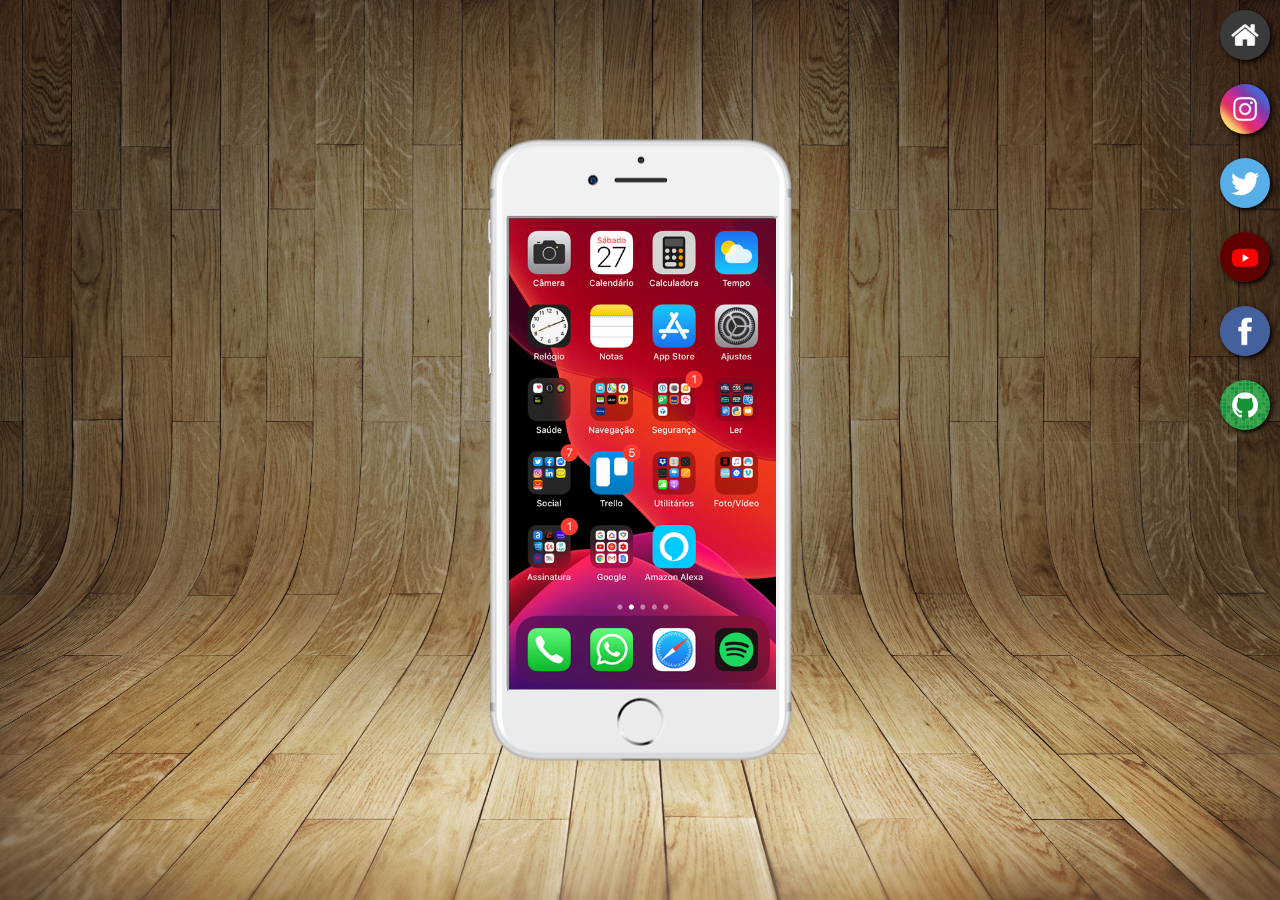
<file: index.html>
<!DOCTYPE html>
<html lang="pt-br">
<head>
    <meta charset="UTF-8">
    <meta name="viewport" content="width=device-width, initial-scale=1.0">
    <link rel="stylesheet" href="Estilos/style.css">
    <title>Projeto Social</title>
    <link rel="shortcut icon" href="favicon.ico" type="image/x-icon">
</head>
<body>
    <main>
        <section id="telefone">
          <iframe src="home.html" name="tela" id="tela"></iframe>
        </section>
        
        <section id="redes-sociais">
        <a href="home.html" target="tela"><img src="imagens/logo-home.jpg" alt=""></a> <br>

        <a href="instagram.html" target="tela"><img src="imagens/logo-instagram.jpg" alt="instagram"></a> <br>

        <a href="Twitter.html" target="tela"><img src="imagens/logo-twitter.jpg" alt="twitter"></a> <br>
        
        <a href="youtube.html" target="tela"><img src="imagens/logo-youtube.jpg" alt="youtube"></a> <br>
       
        <a href="facebook.html" target="tela"><img src="imagens/logo-facebook.jpg" alt="facebook"></a> <br>

        <a href="github.html" target="tela"><img src="imagens/logo-github.jpg" alt="github"></a> <br>
        </section>
         
    </main>
</body>
</html>
</file>
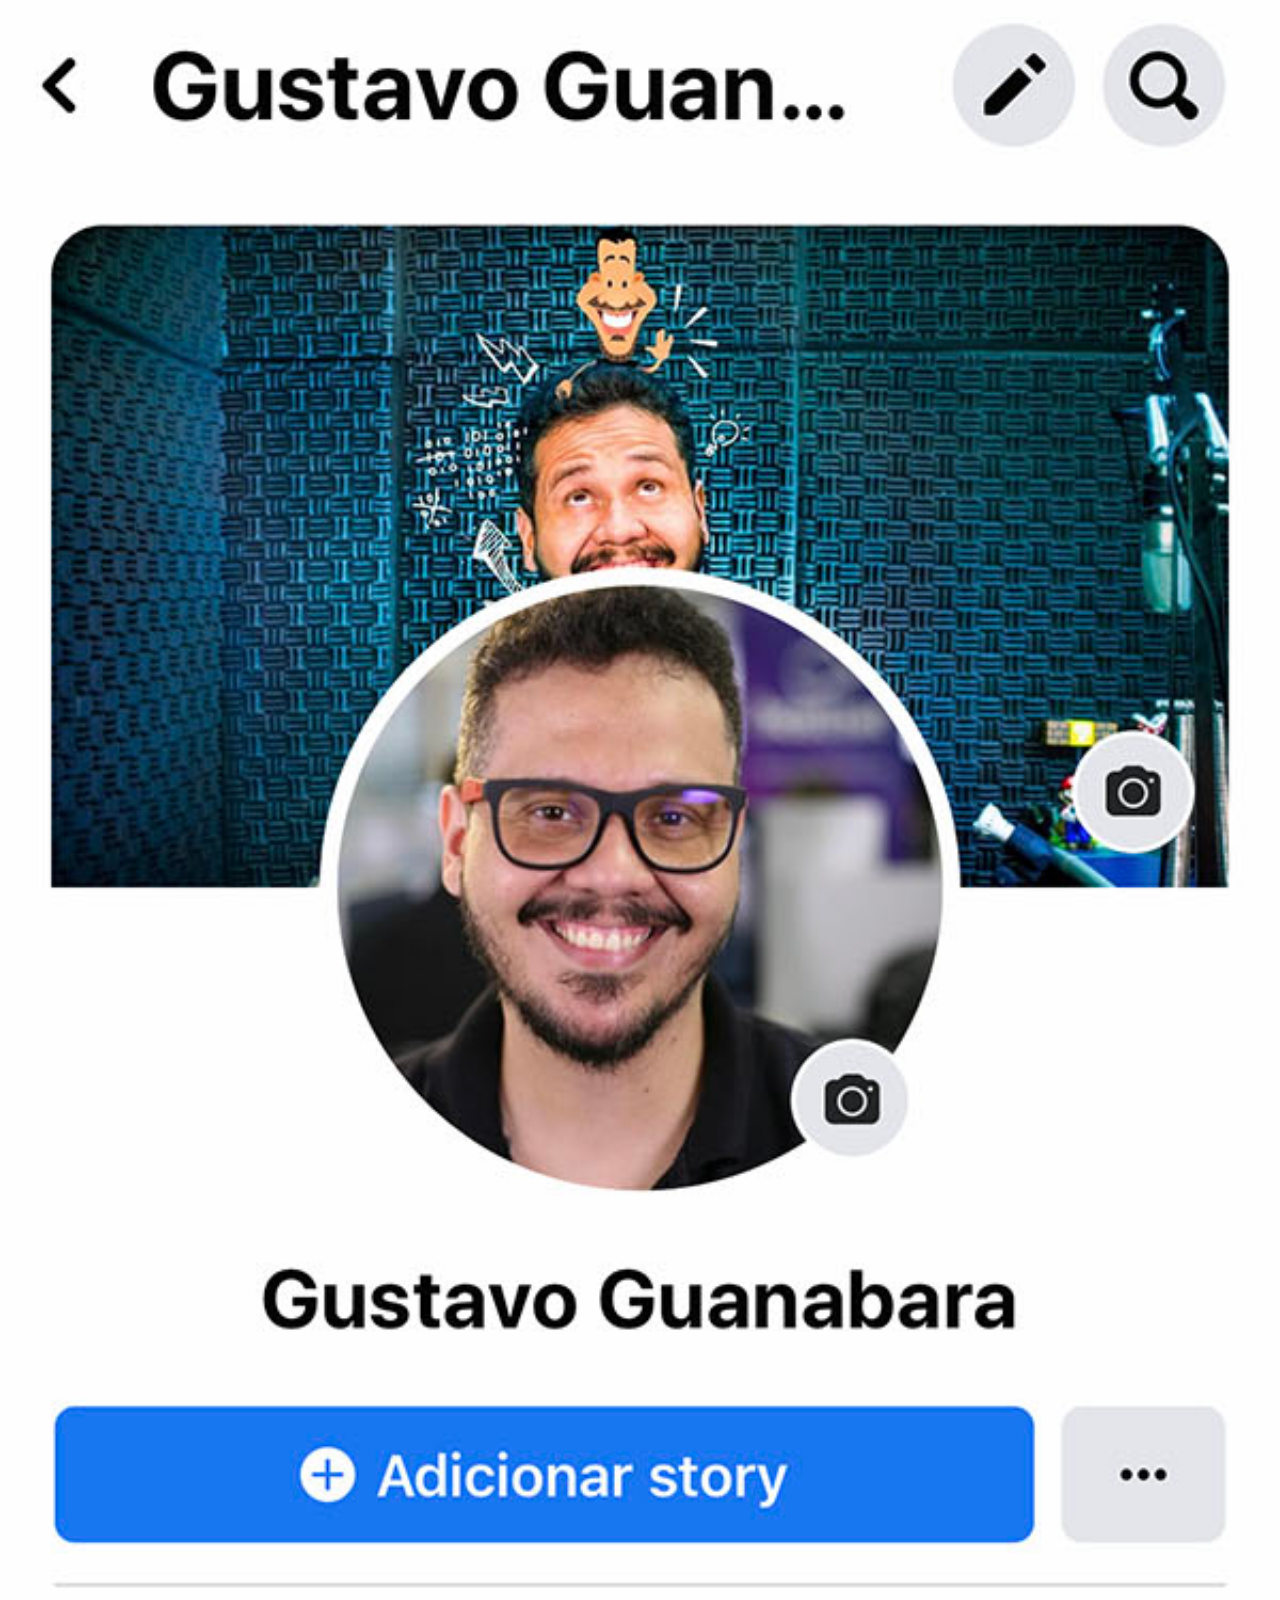
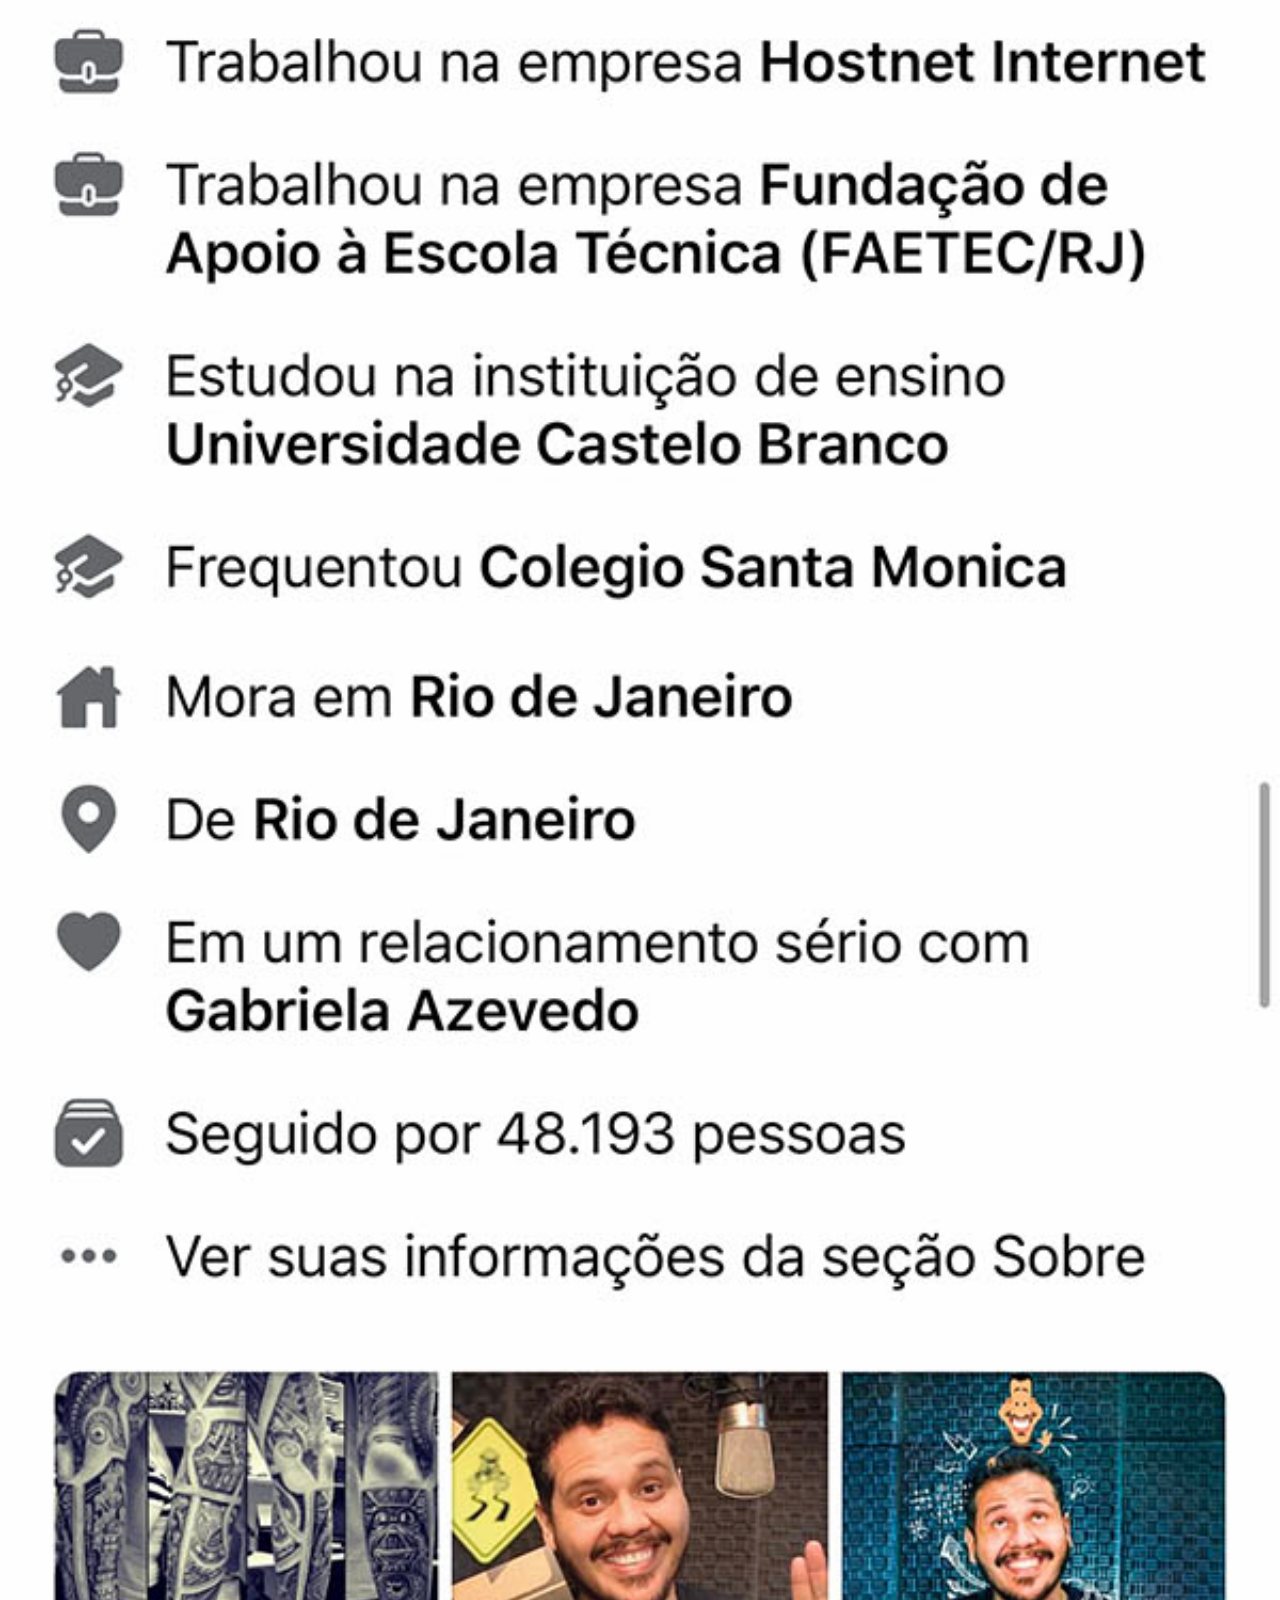
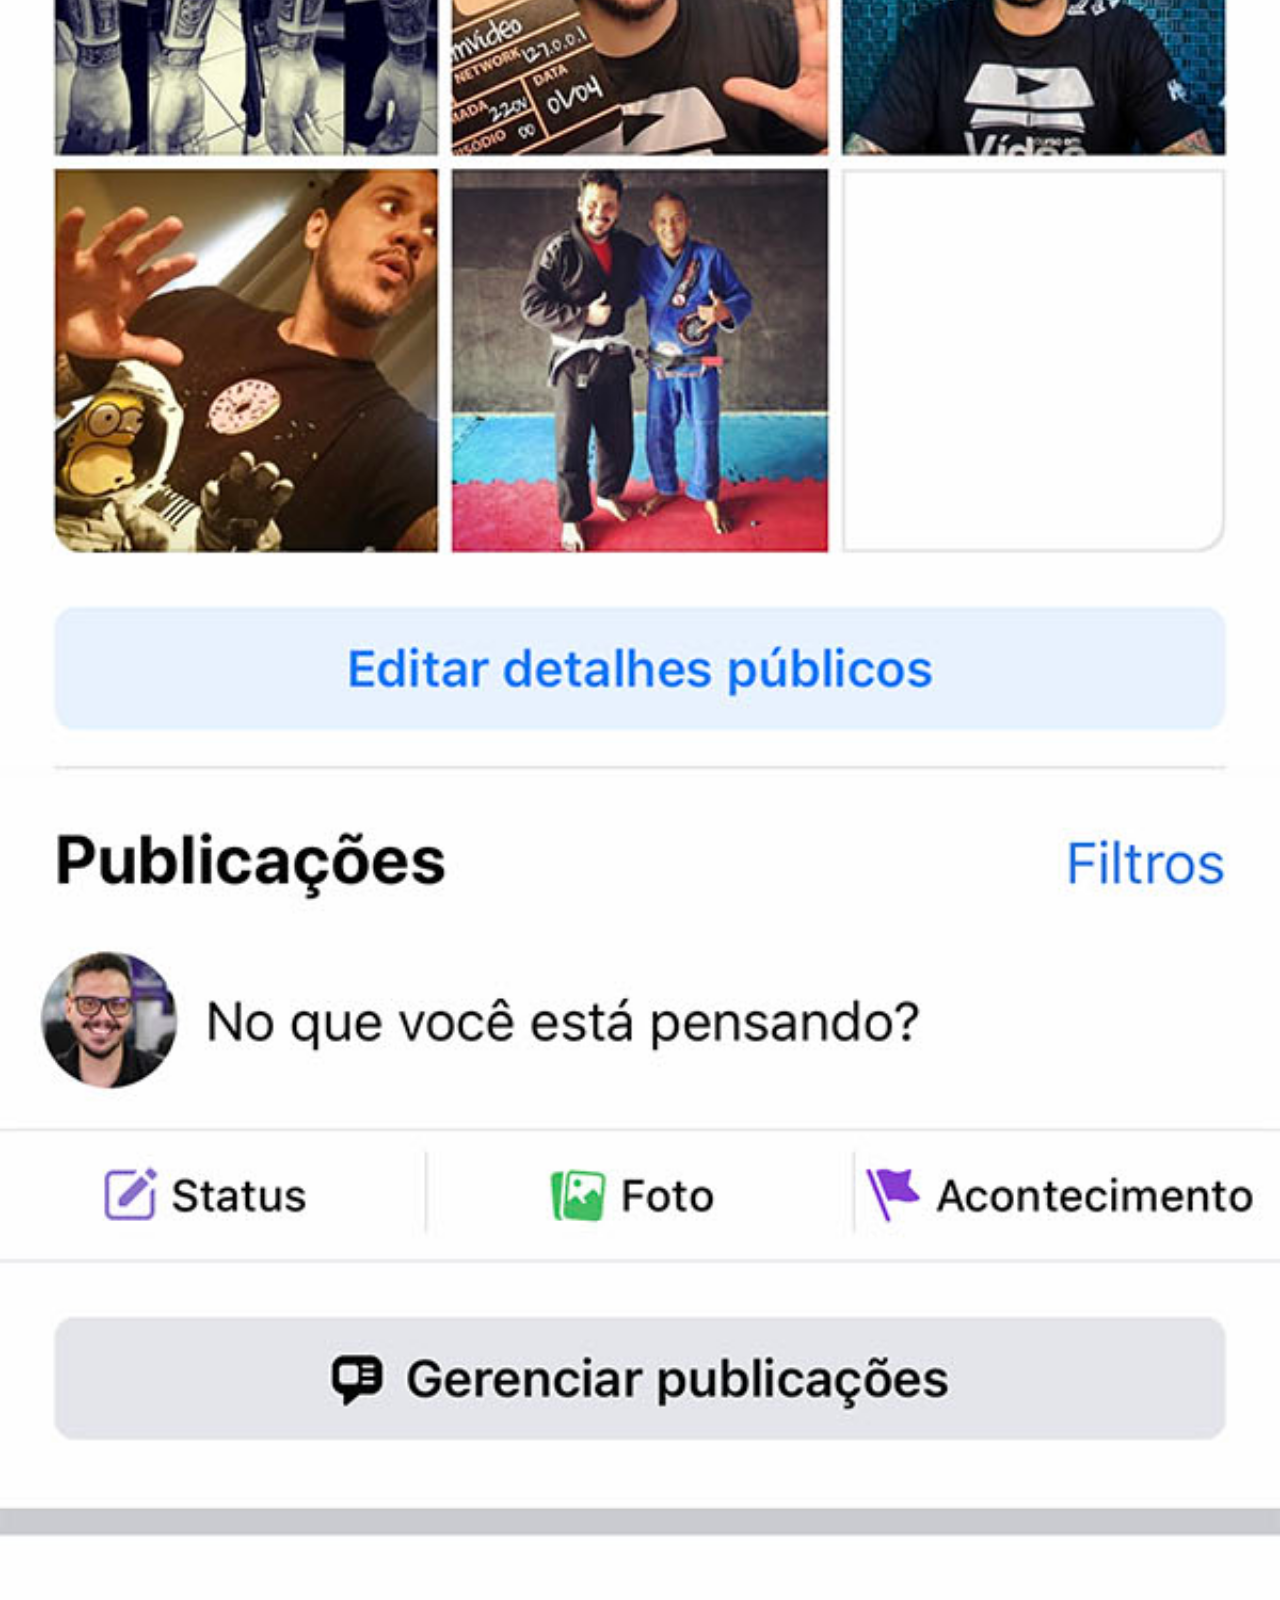
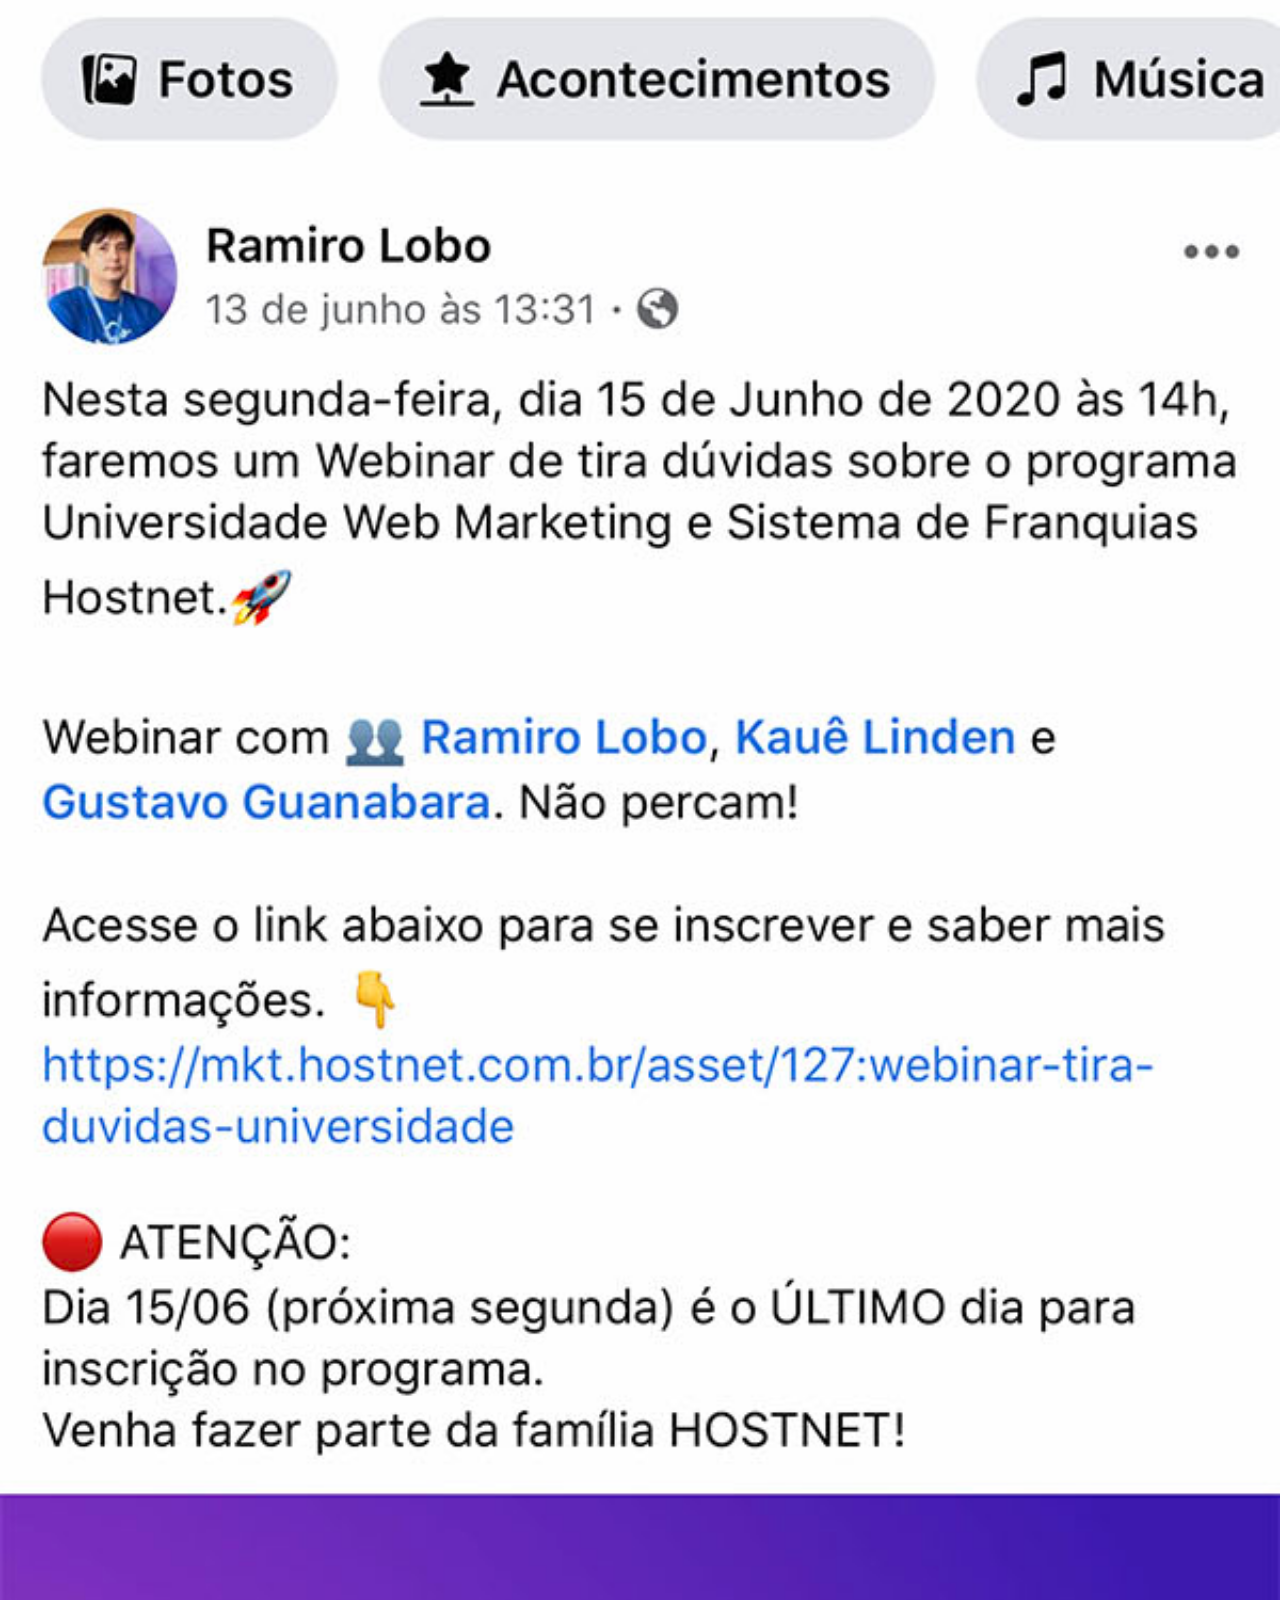
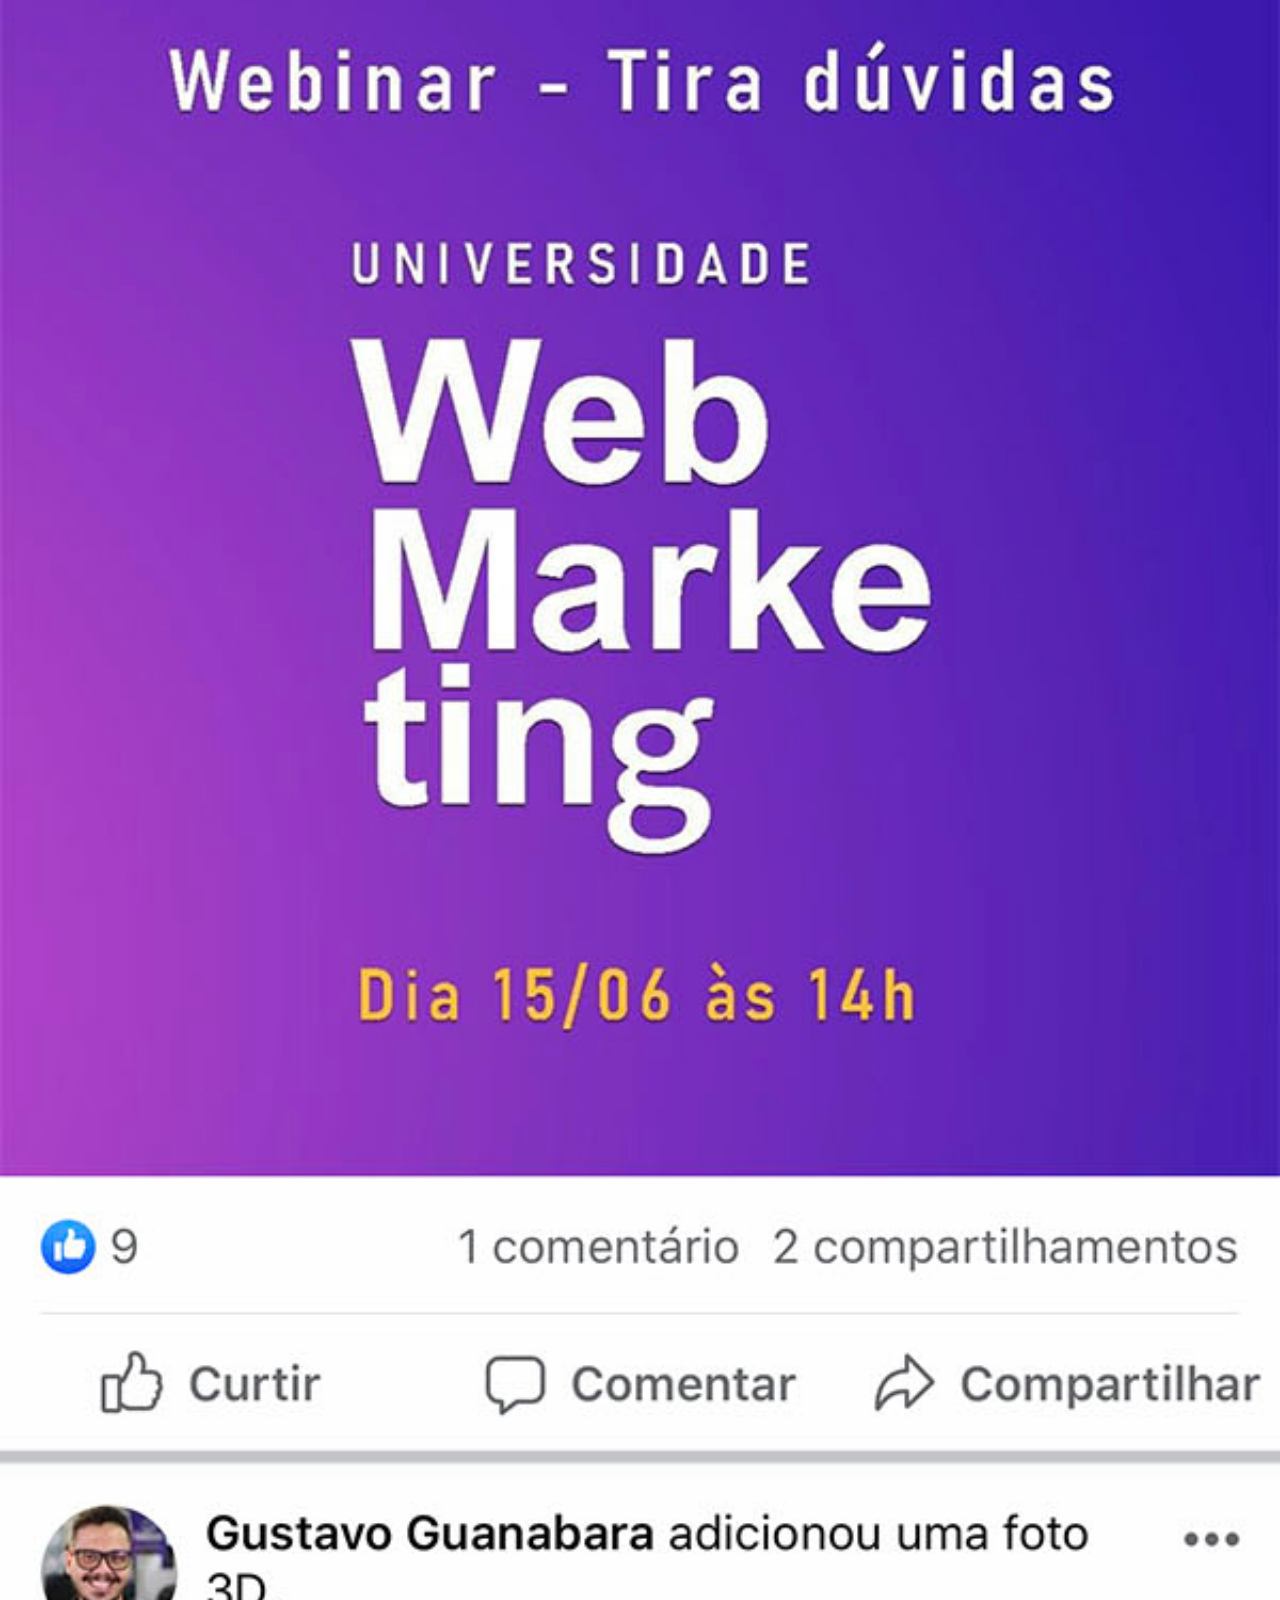
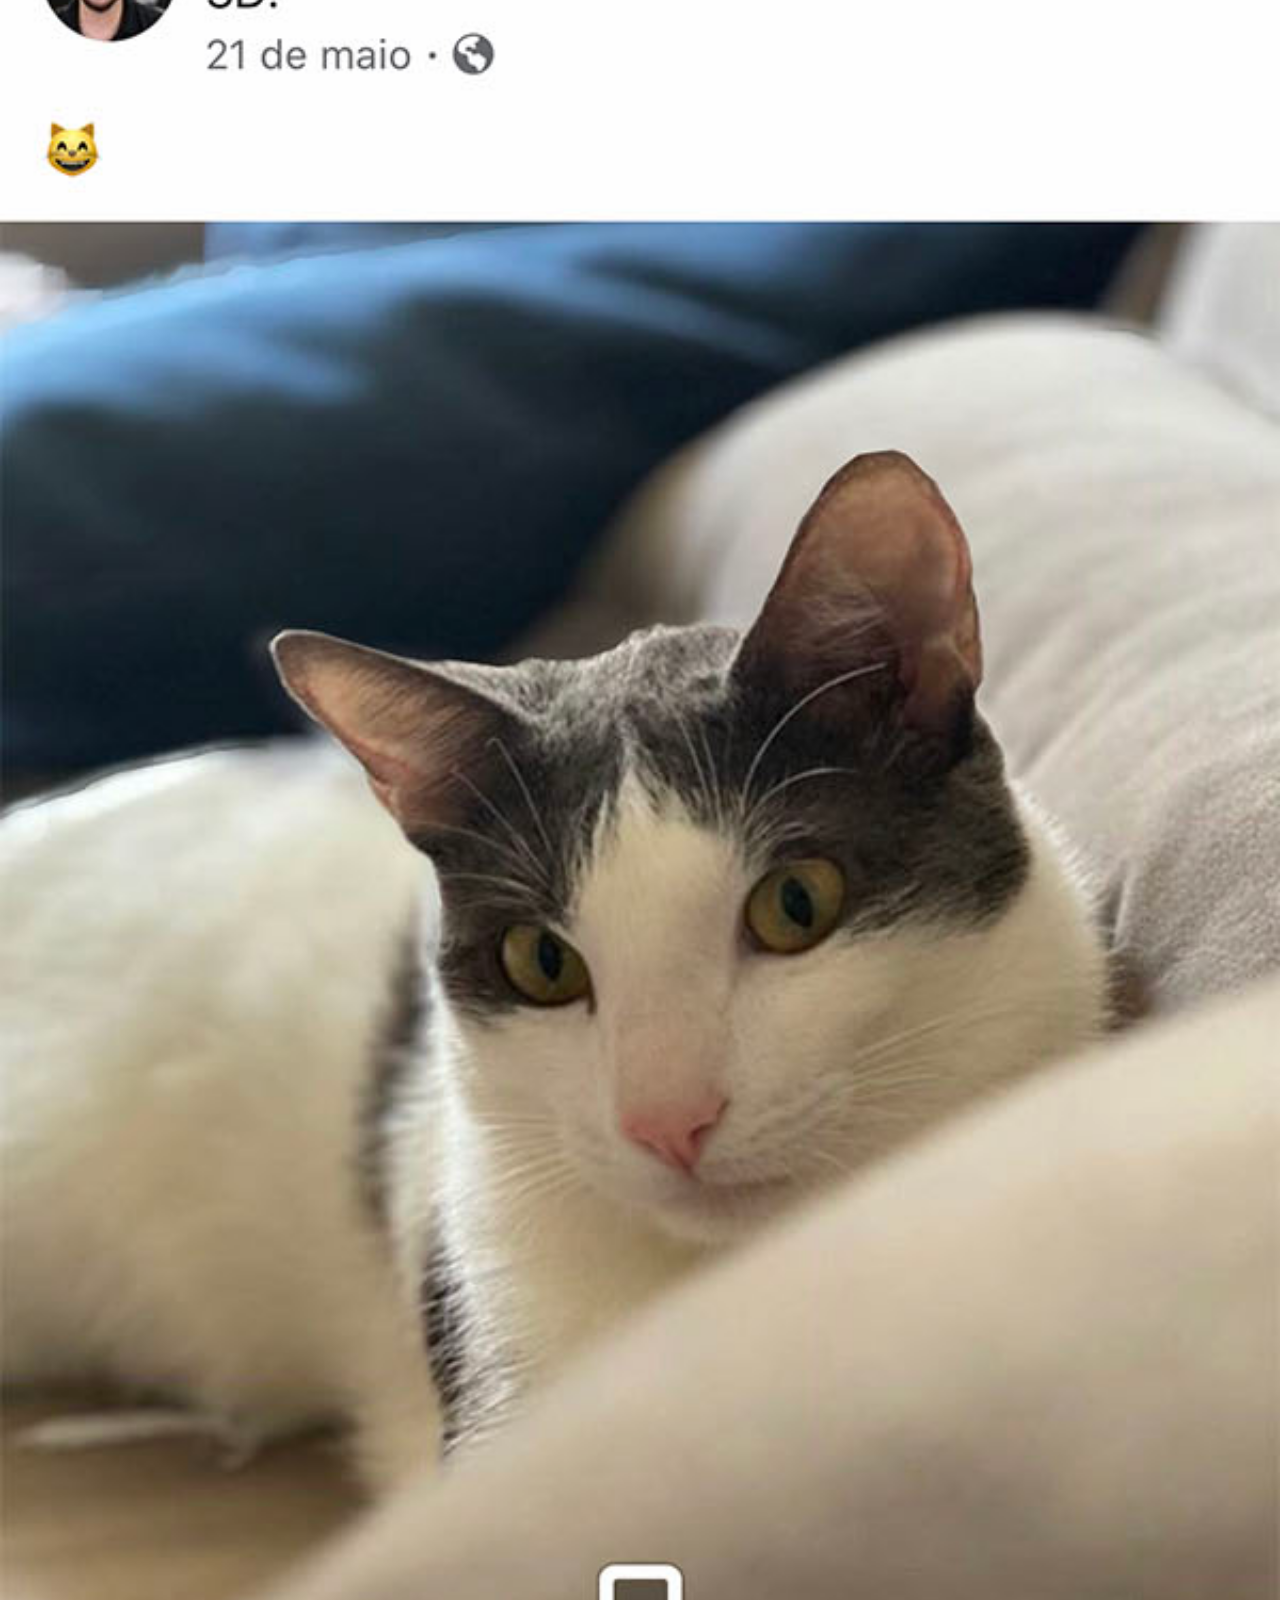
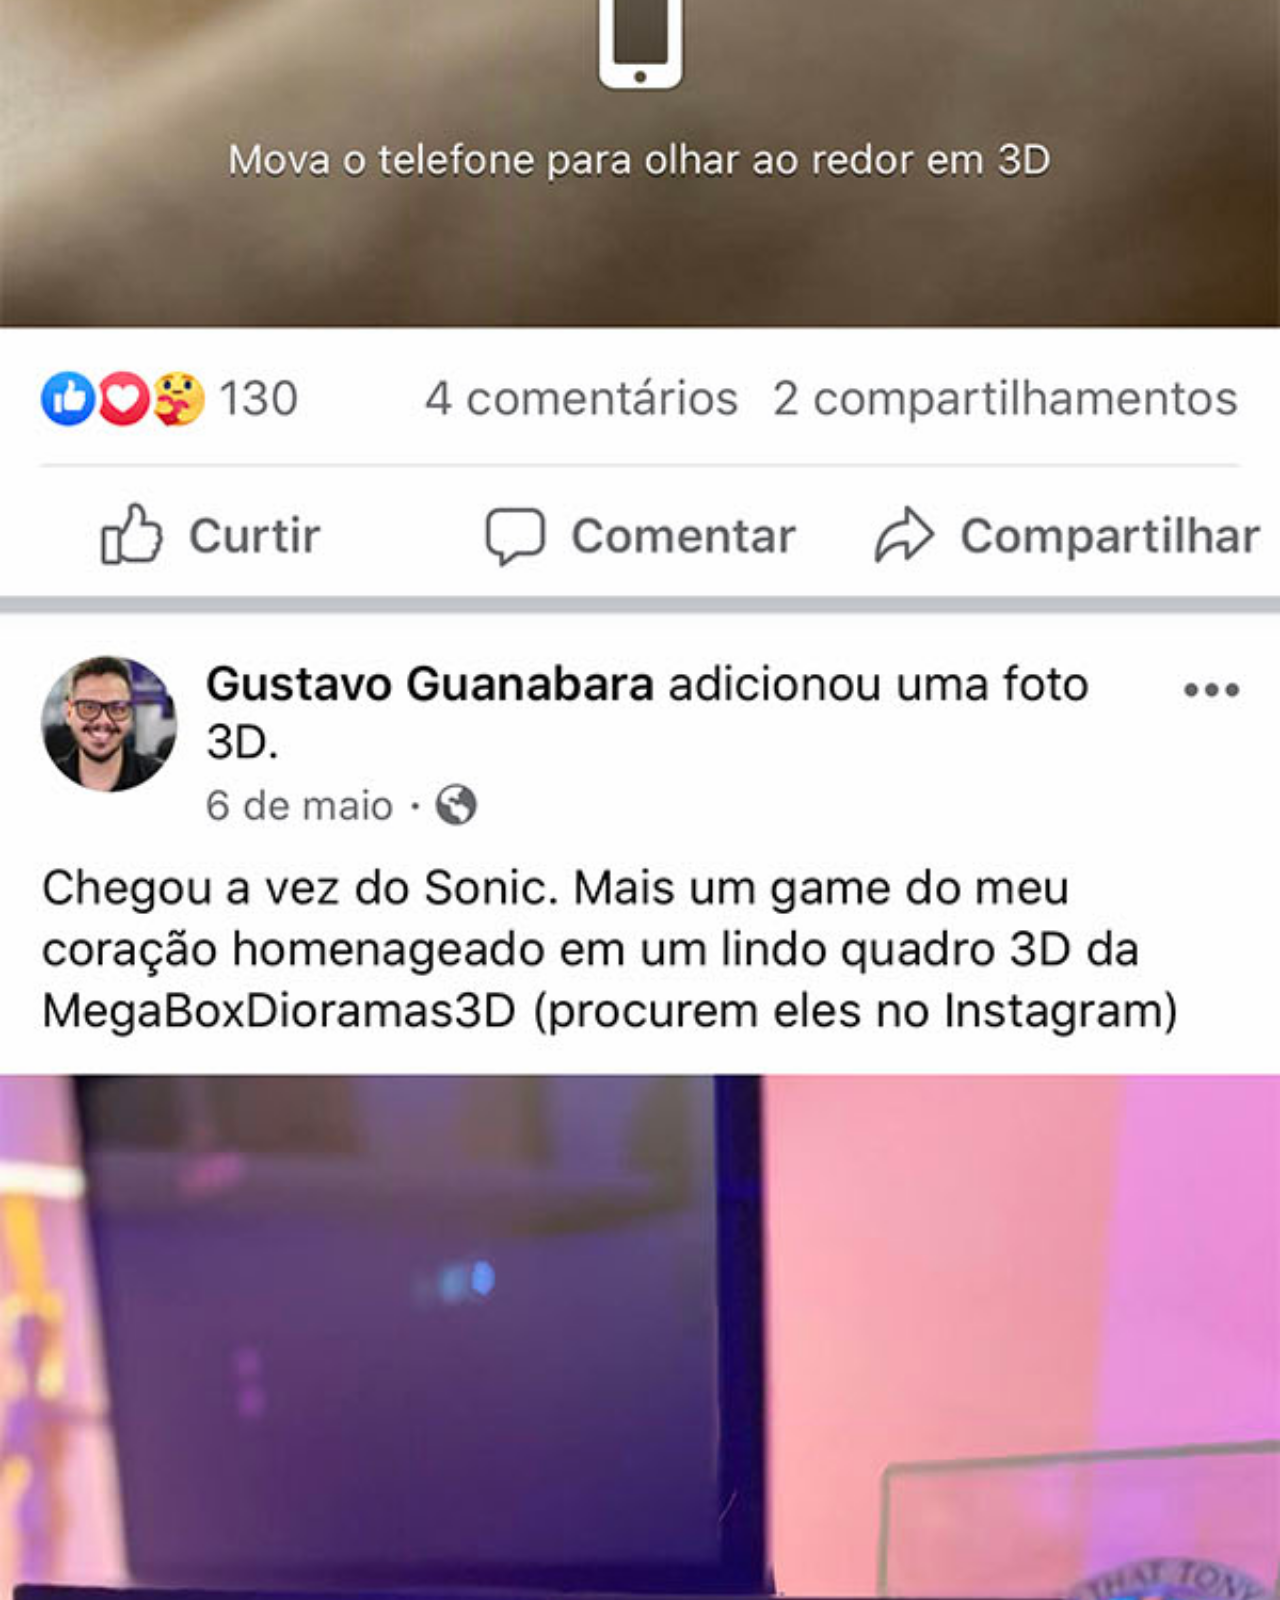
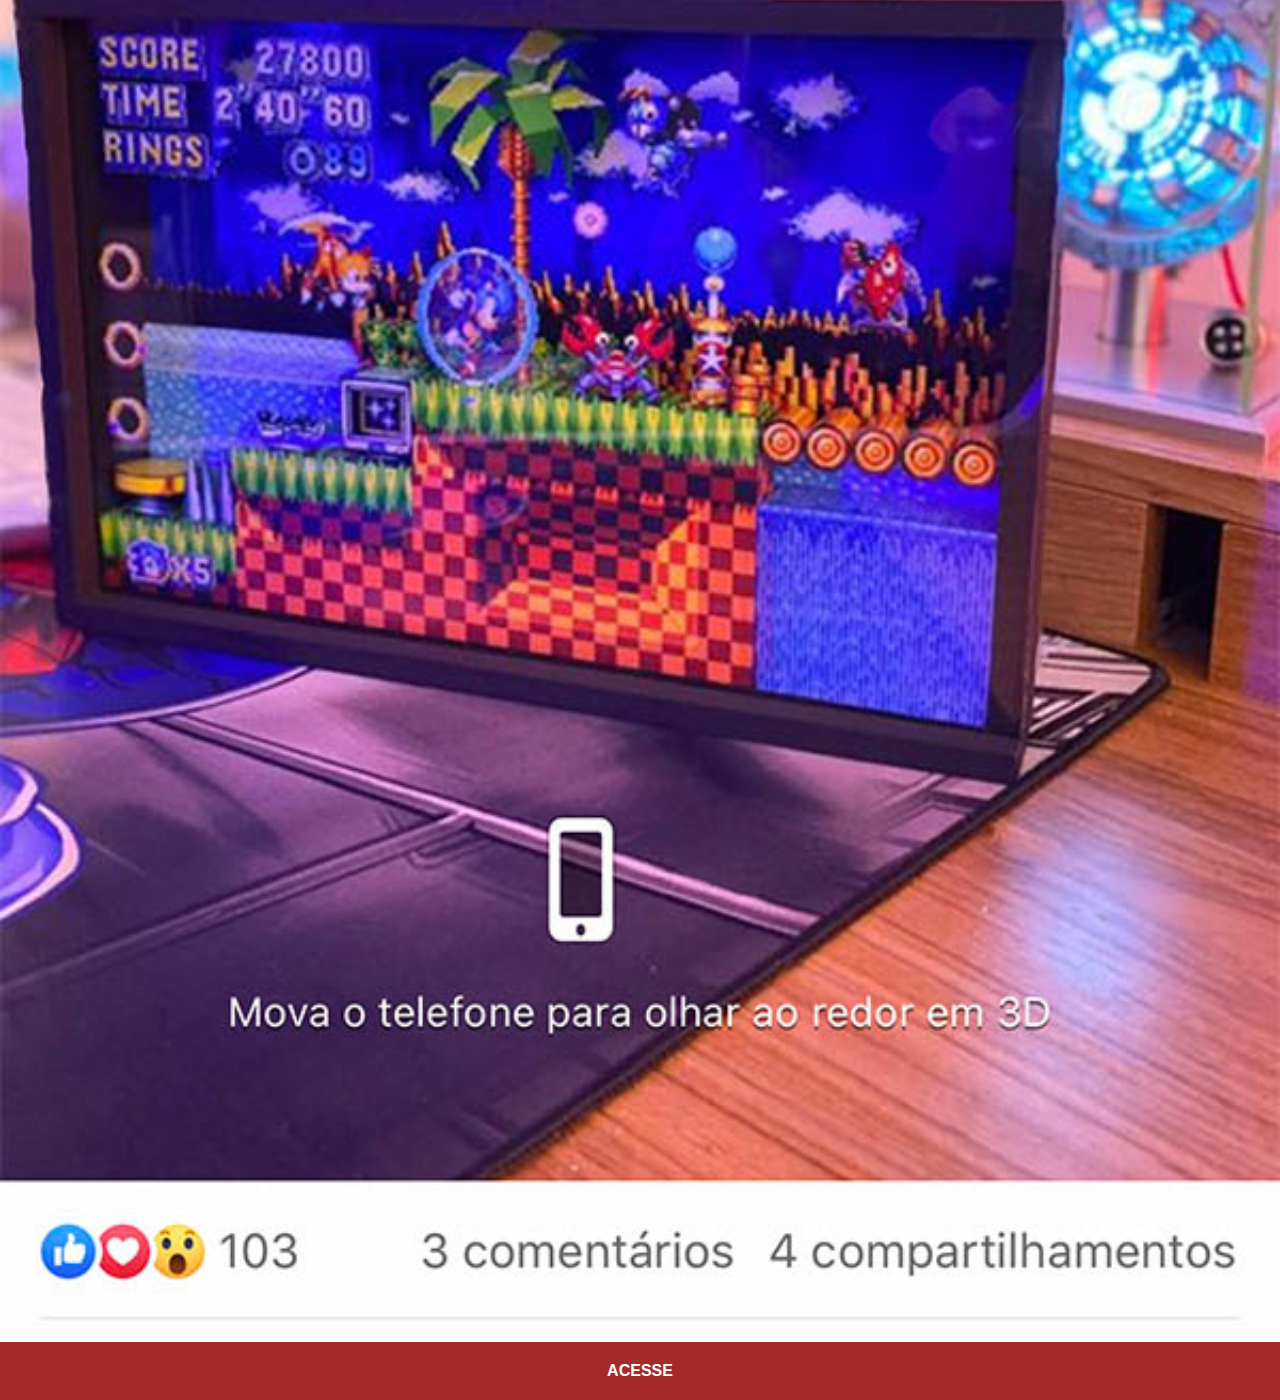
<file: facebook.html>
<!DOCTYPE html>
<html lang="pt-br">
<head>
    <meta charset="UTF-8">
    <meta name="viewport" content="width=devi
    initial-scale=1.0">
    <link rel="stylesheet" href="Estilos/style2.css">
    <title>Facebook</title>
</head>
<body>
    <img src="imagens/tela-facebook.jpg" alt="facebook">
    <a href="https://www.facebook.com/gustavoguanabara/?locale=pt_BR">ACESSE</a>
</body>
</html>
</file>
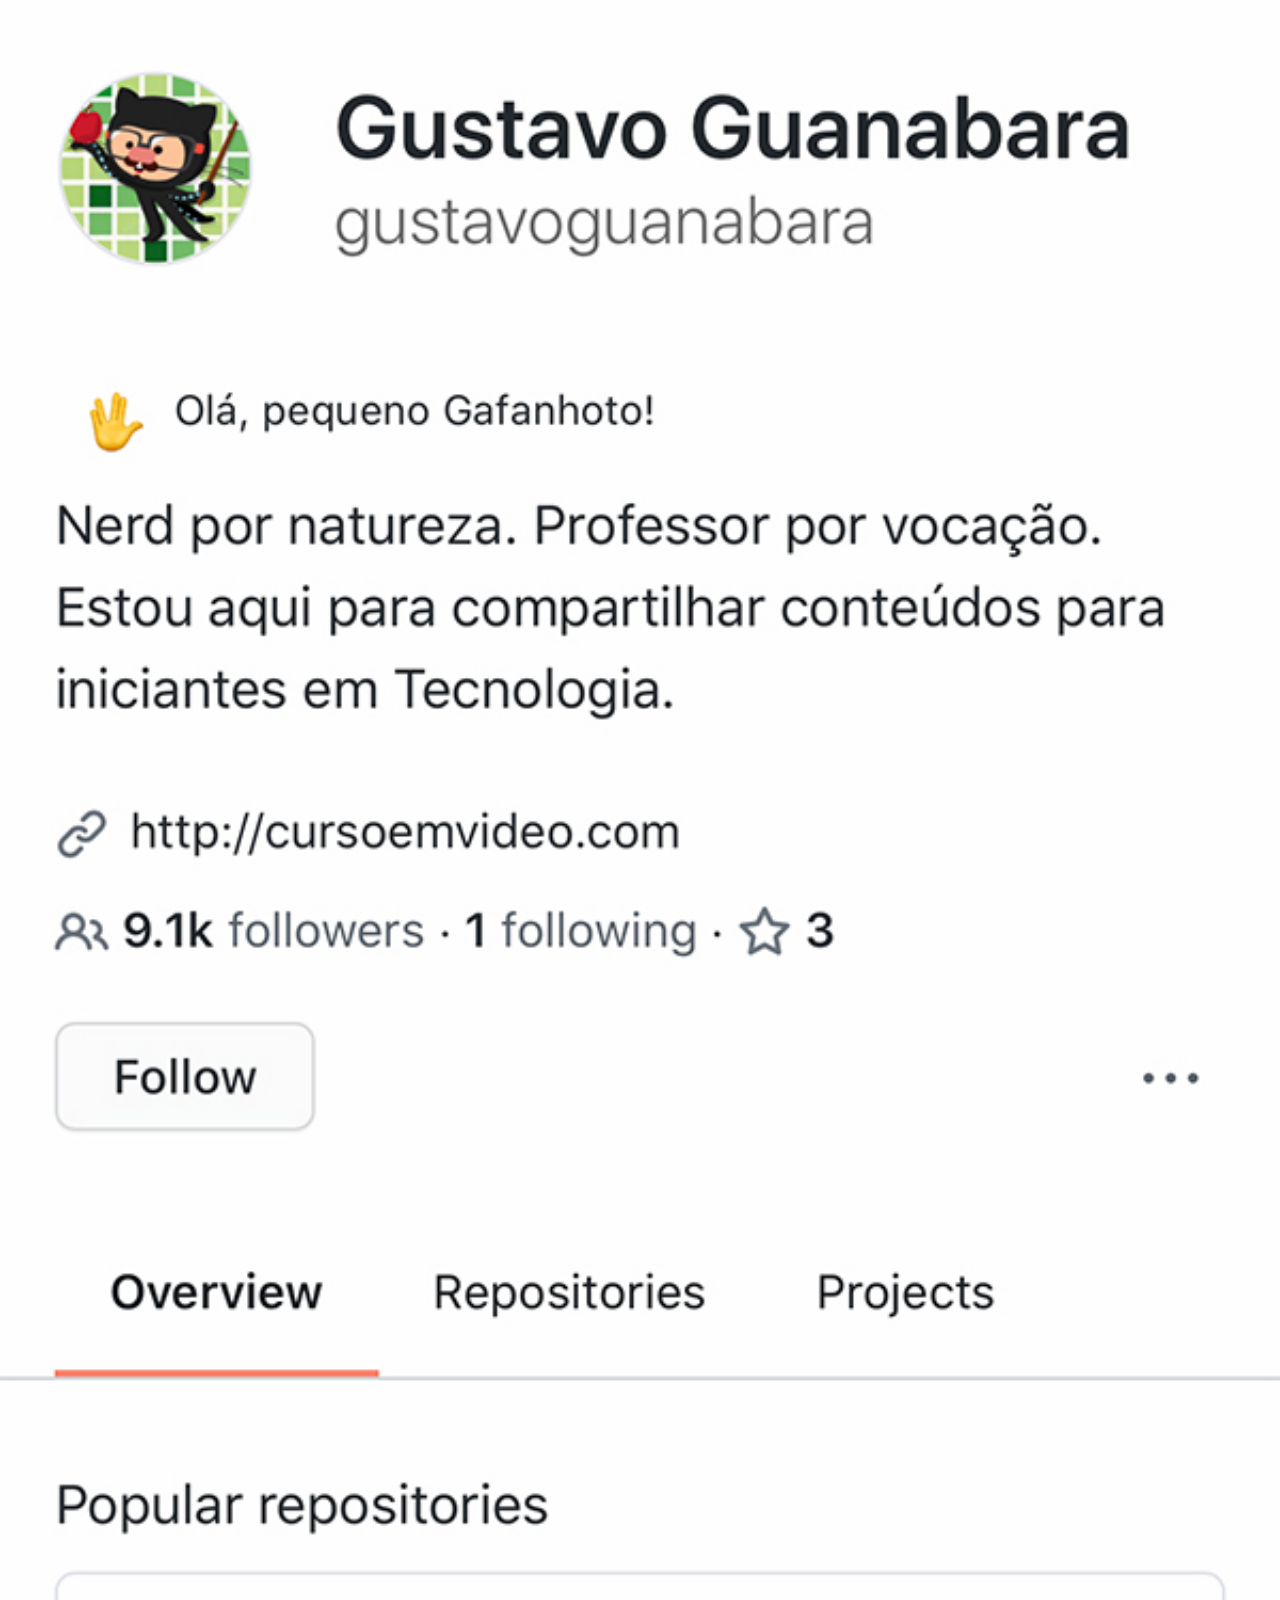
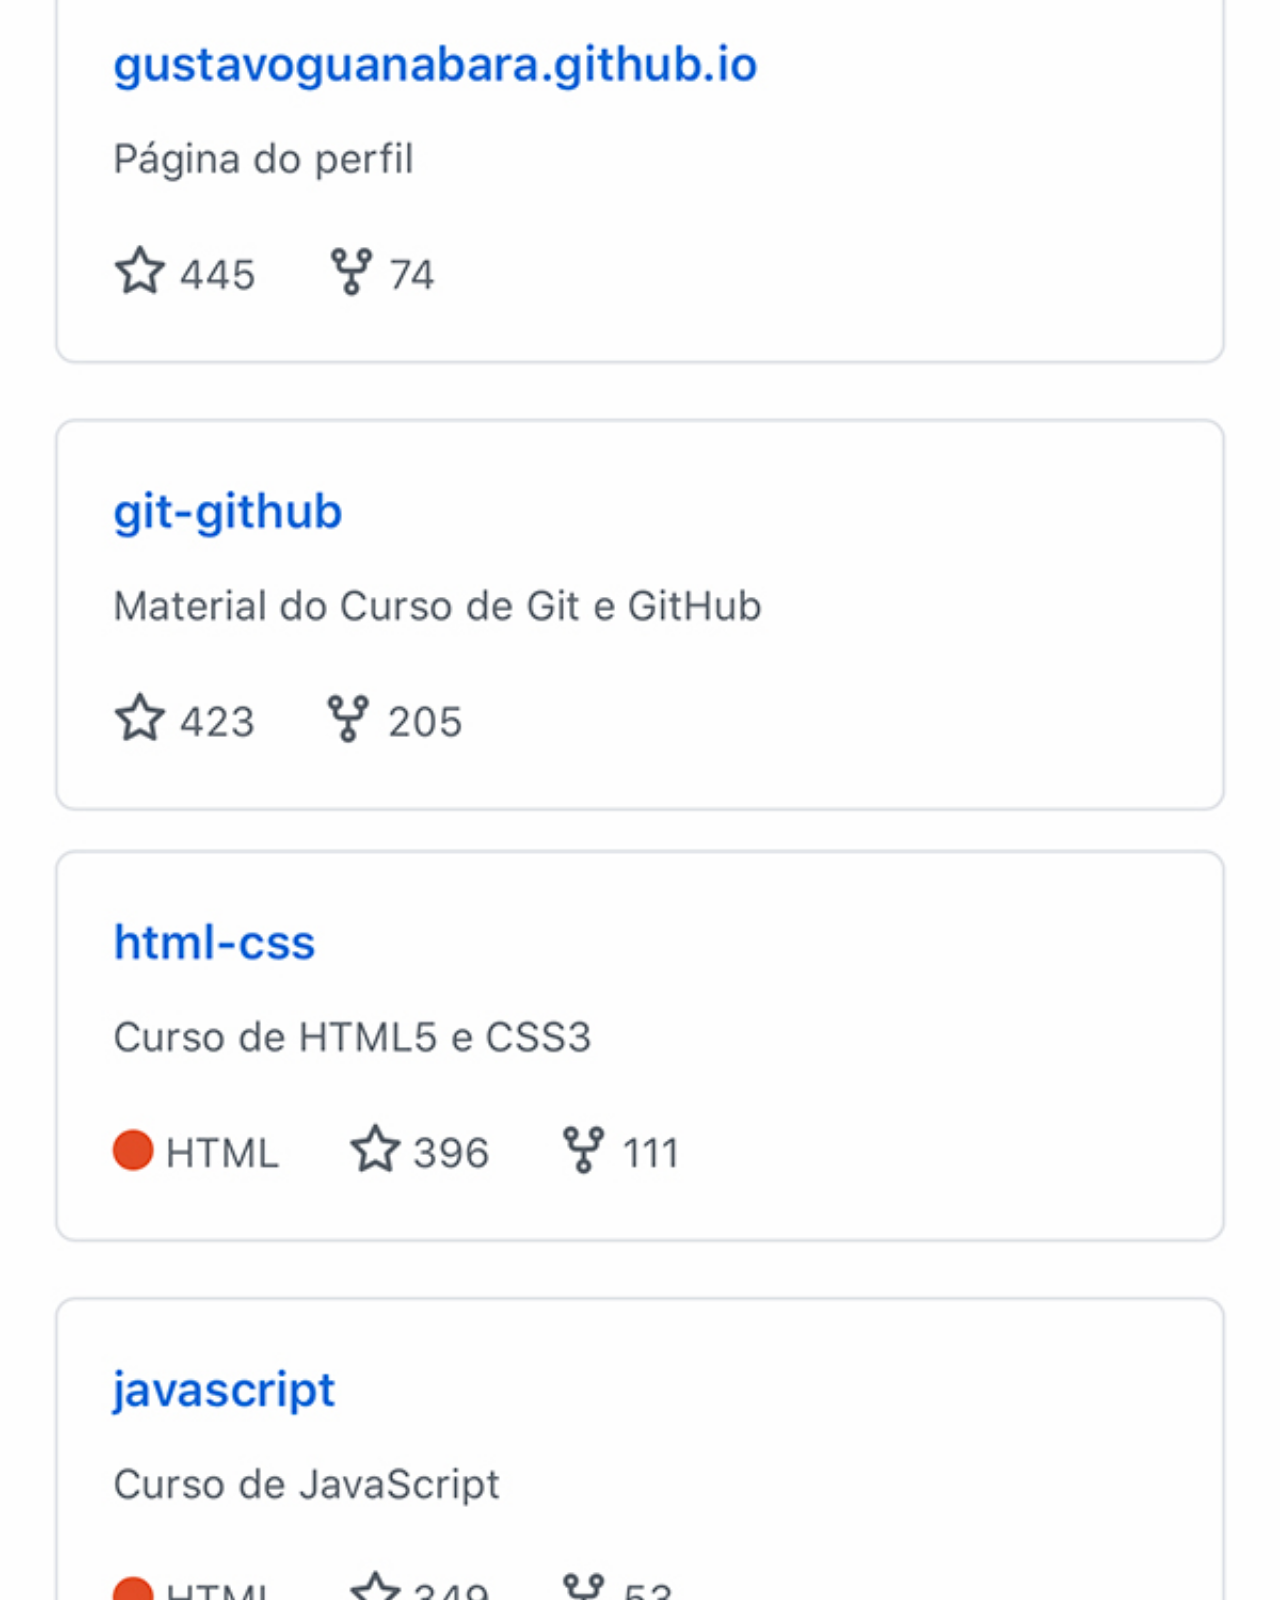
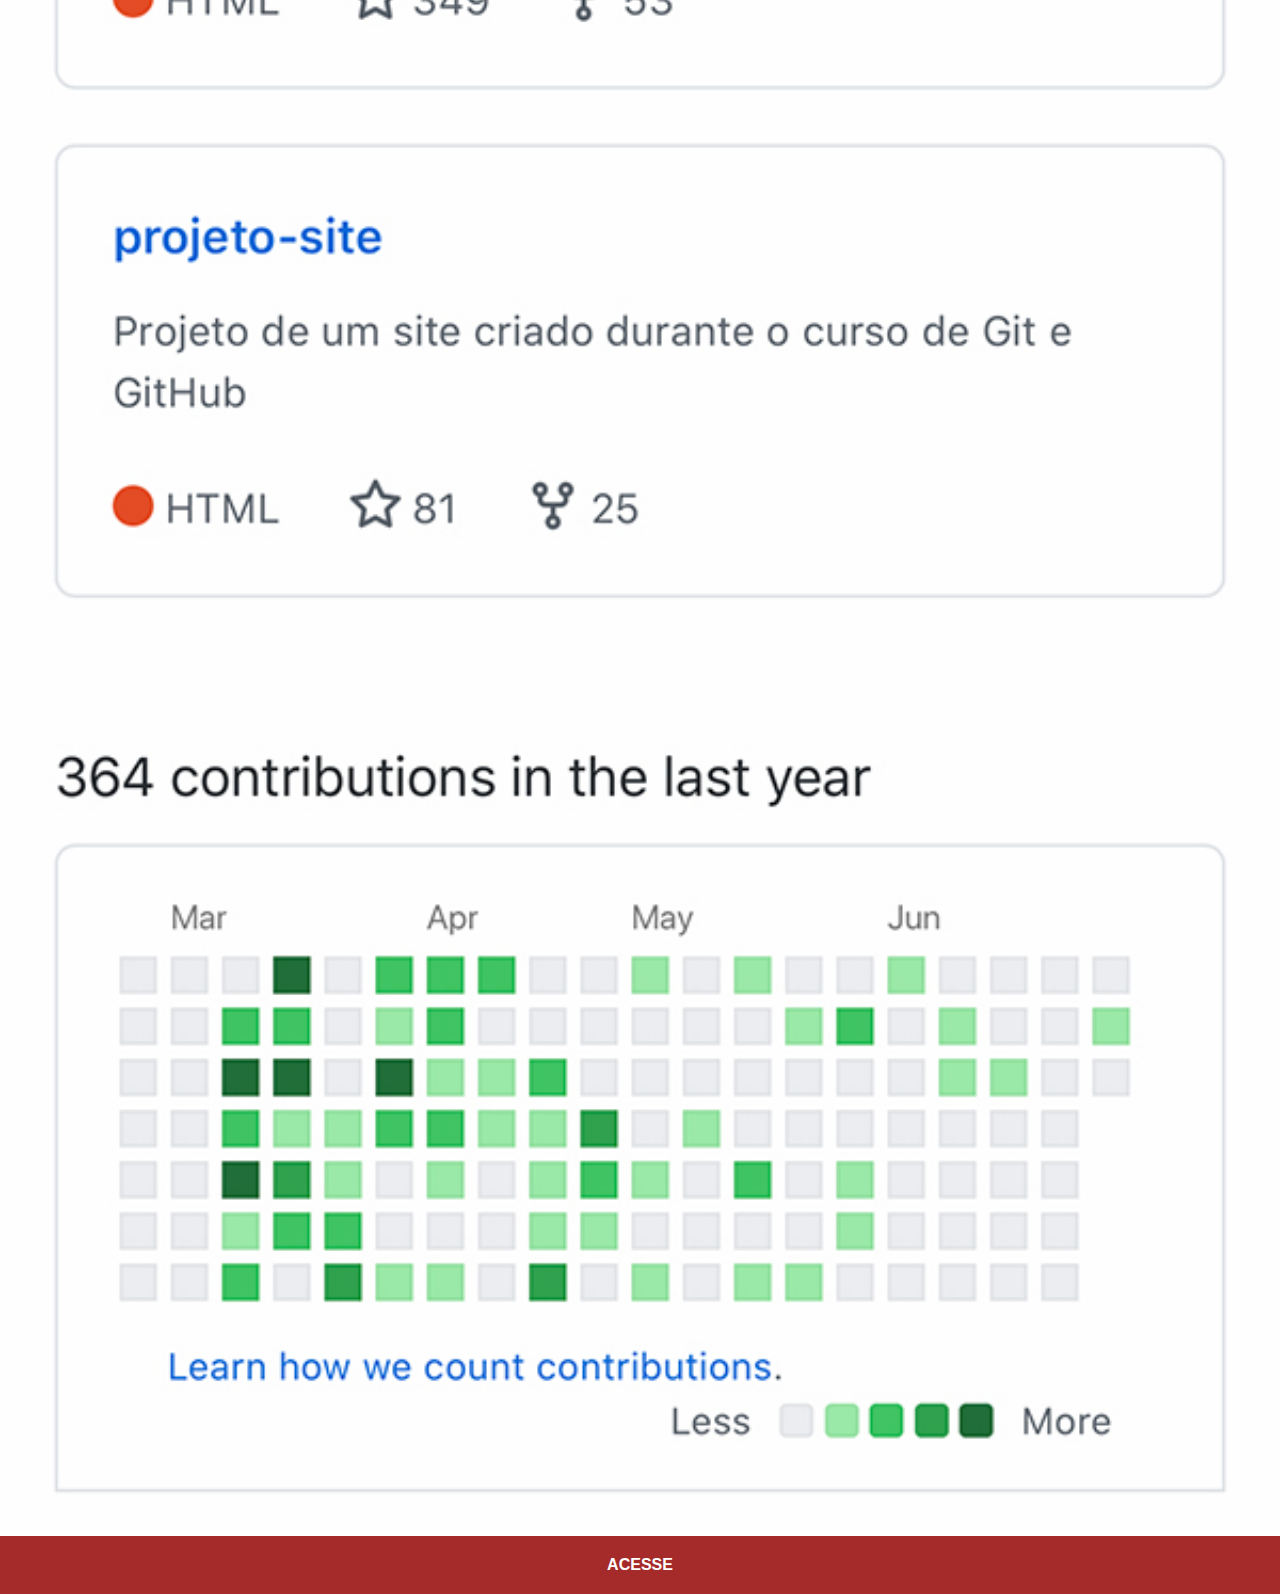
<file: github.html>
<!DOCTYPE html>
<html lang="pt-br">
<head>
    <meta charset="UTF-8">
    <meta name="viewport" content="width=device-width, initial-scale=1.0">
    <link rel="stylesheet" href="Estilos/style2.css">
    <title>Github</title>
</head>
<body>
    <img src="imagens/tela-github.jpg" alt="Github">
    <a href="https://github.com/gustavoguanabara" target="_blank">ACESSE</a>
</body>
</html>
</file>
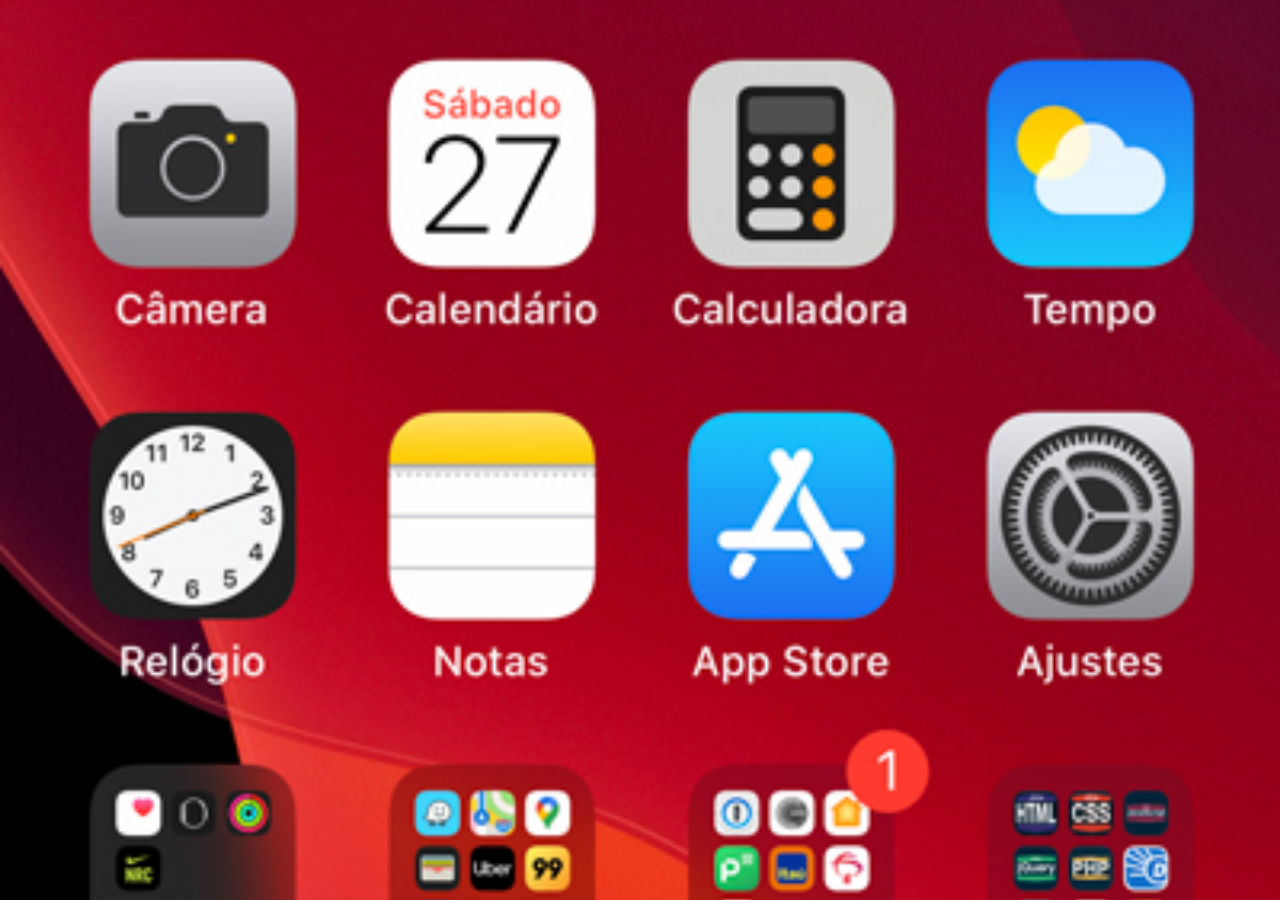
<file: home.html>
<!DOCTYPE html>
<html lang="en">
<head>
    <meta charset="UTF-8">
    <meta name="viewport" content="width=device-width, initial-scale=1.0">
    <title>Home</title>
</head>
<body>
    <style>
    * {
        margin: 0px;
        padding: 0px;

    }

    body {
        width: 100vw;
        height: 100vh;
        background:black url('imagens/tela-home.jpg') no-repeat top center;
        background-size: cover;
    }

    </style>
</body>
</html>
</file>
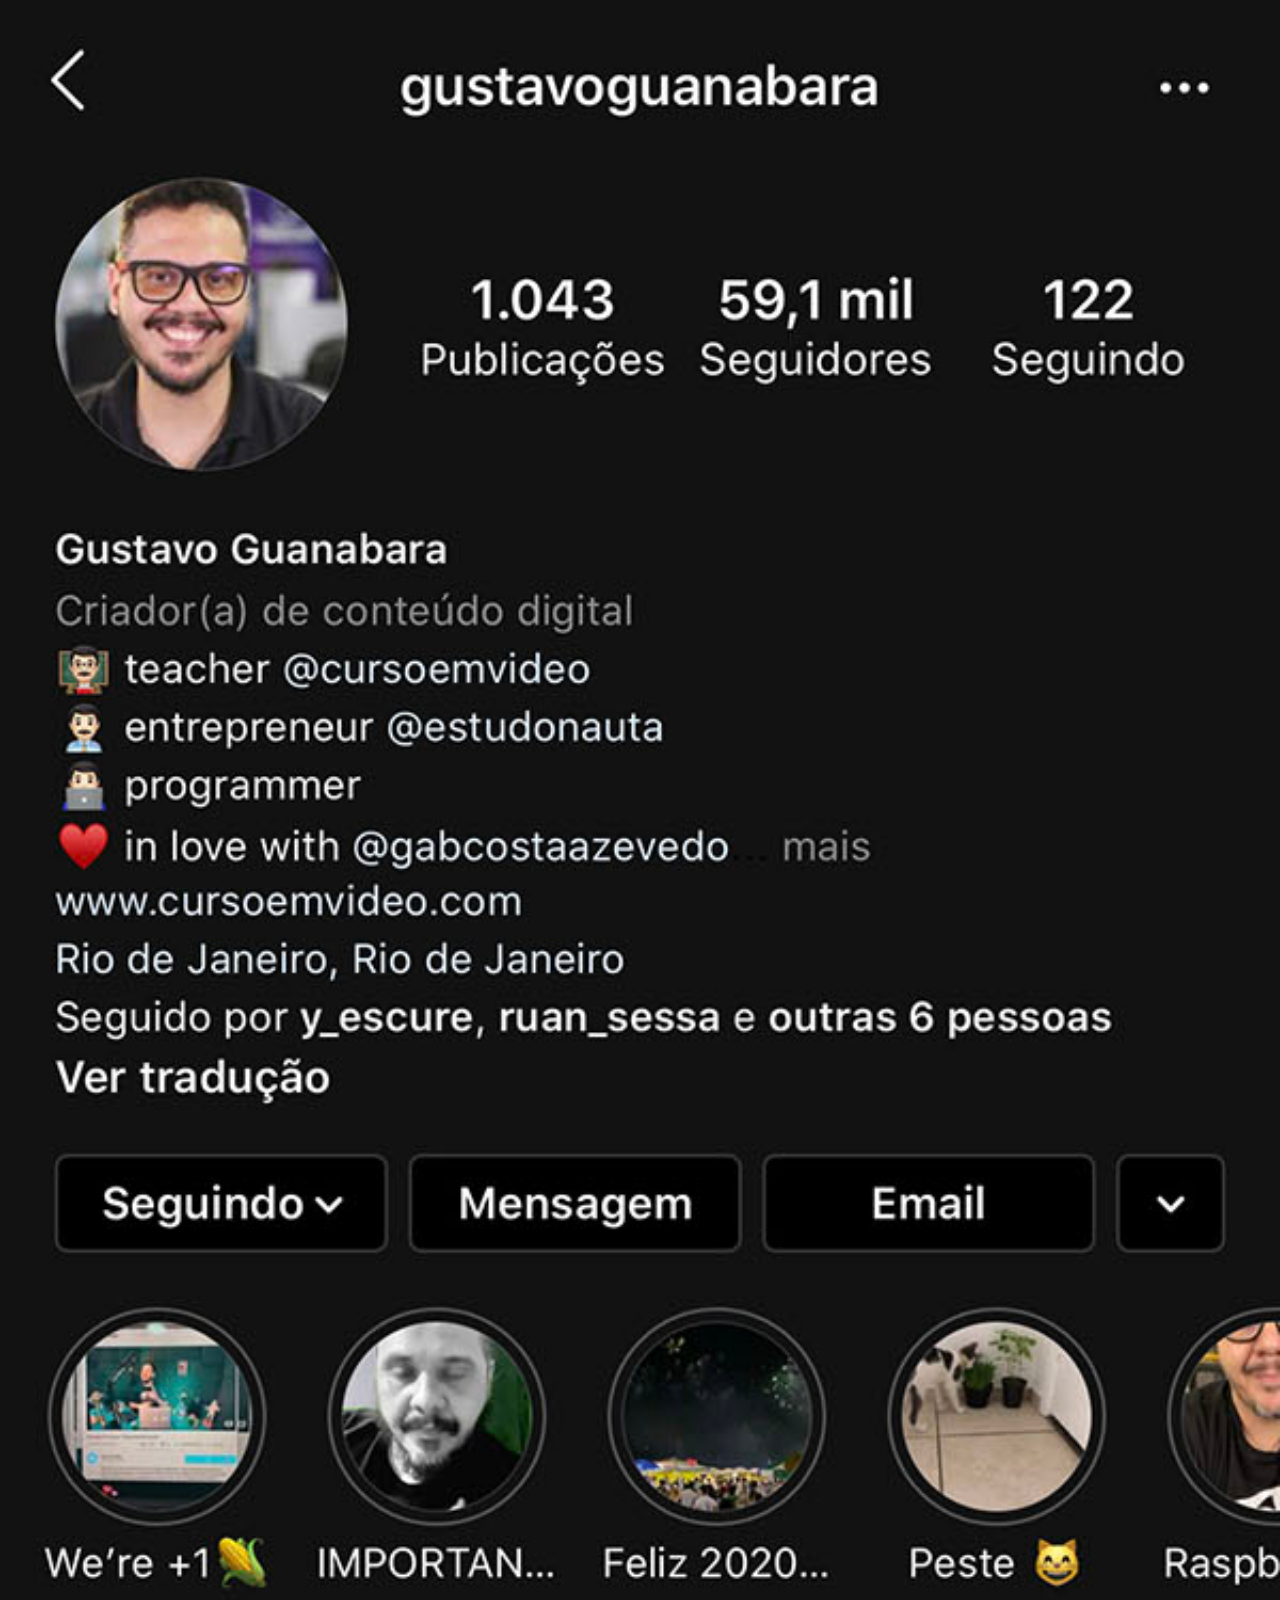
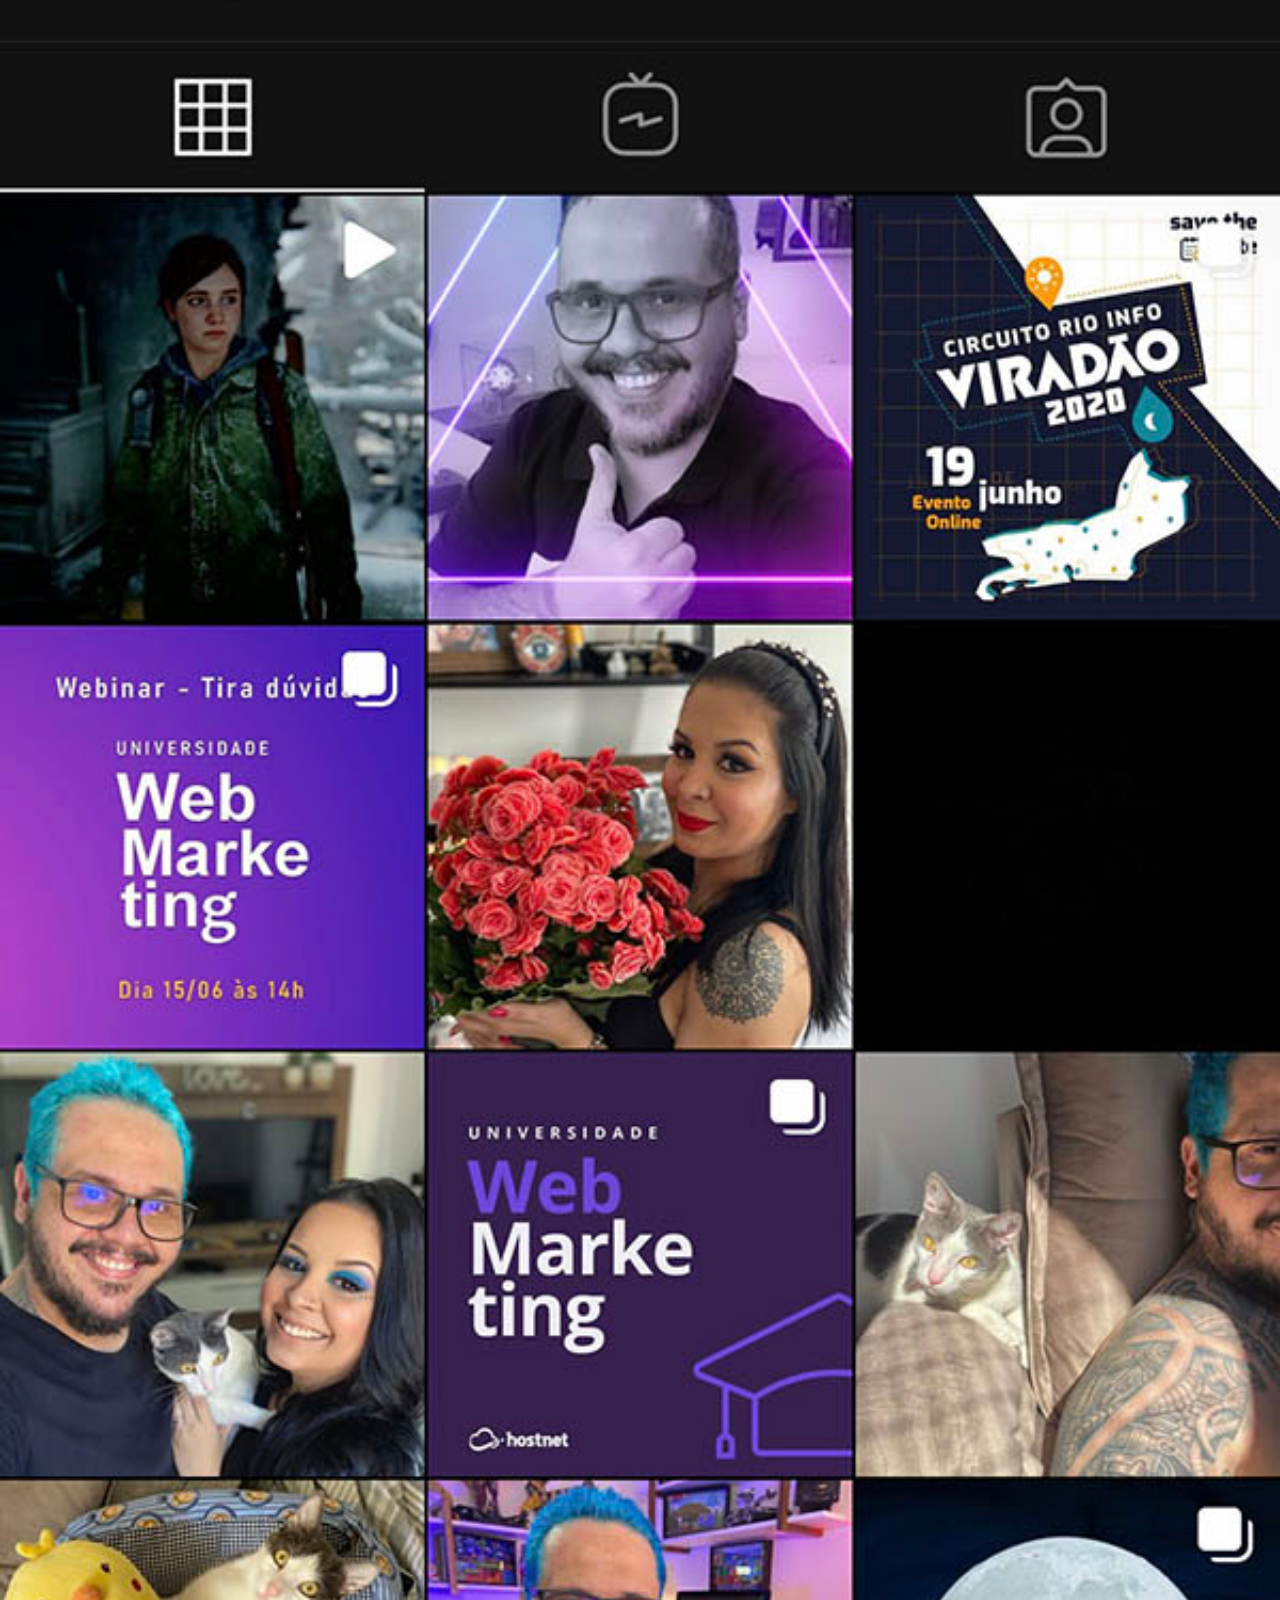
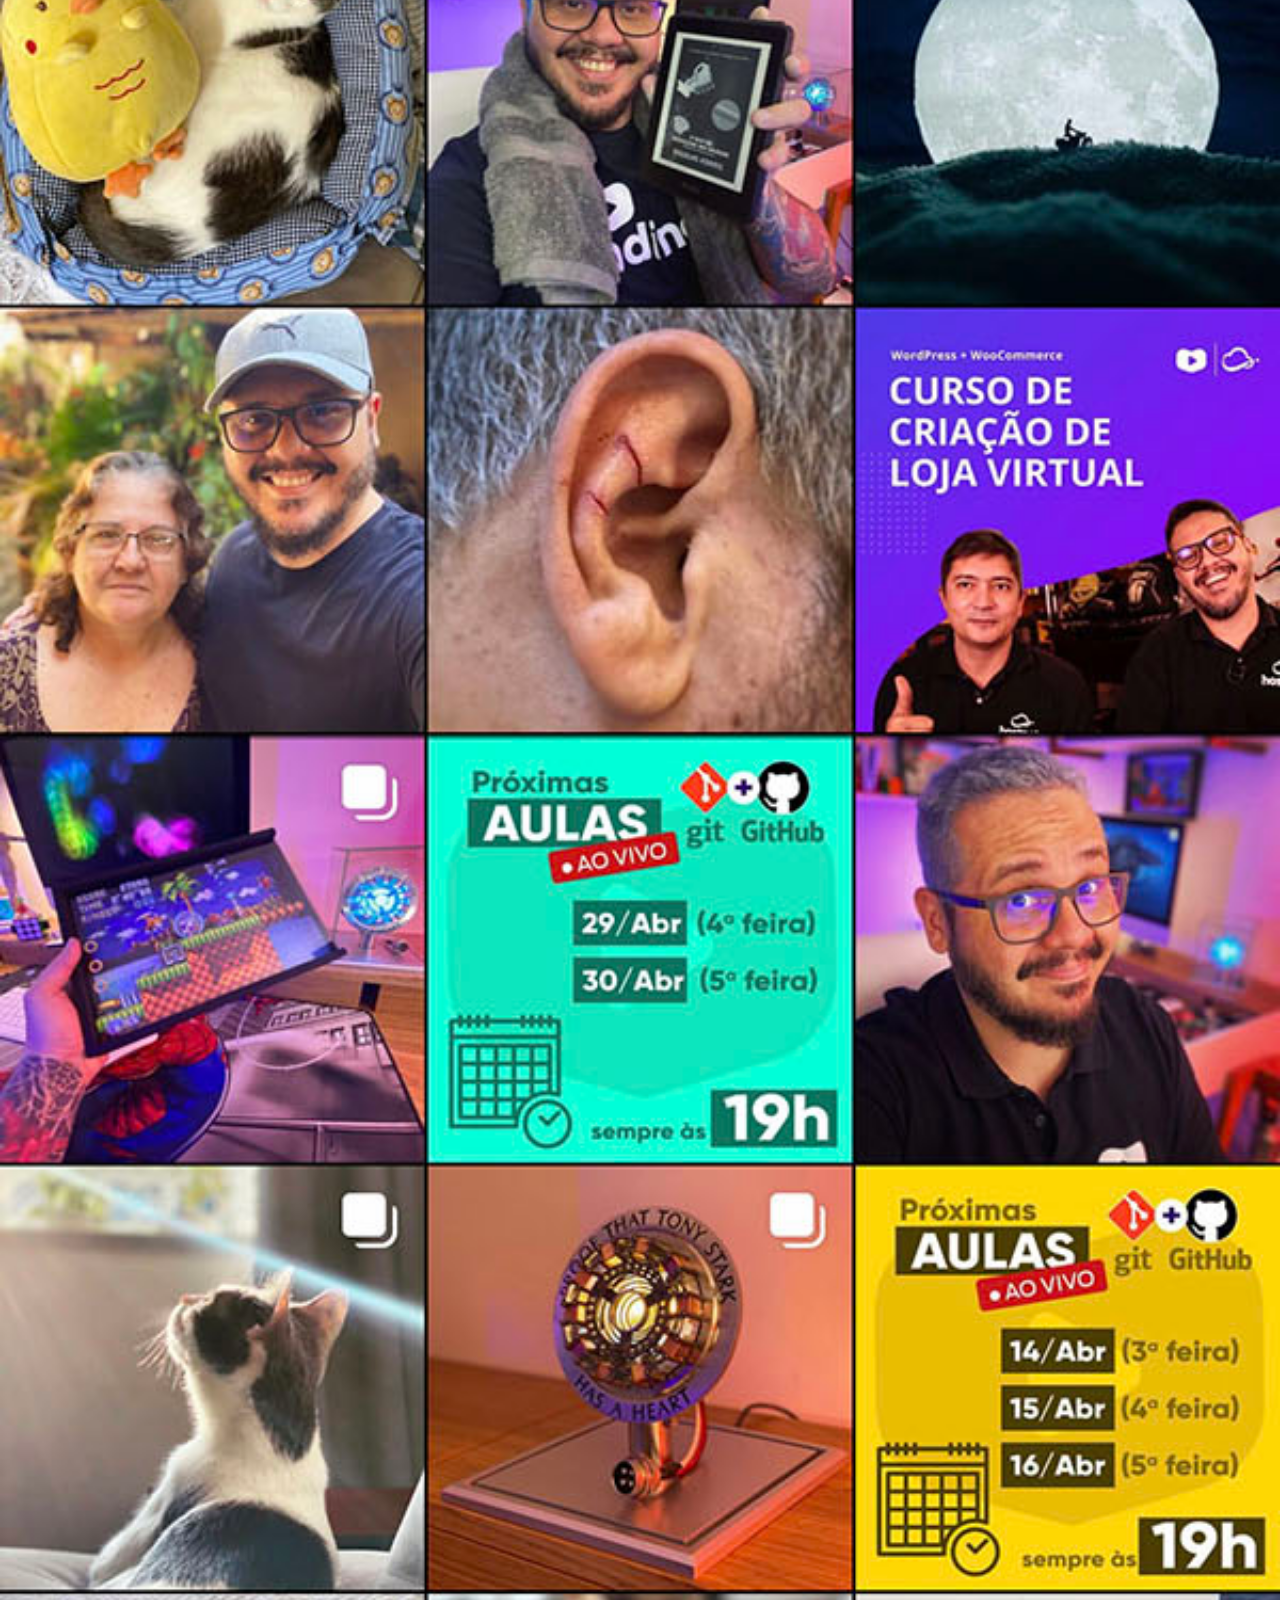
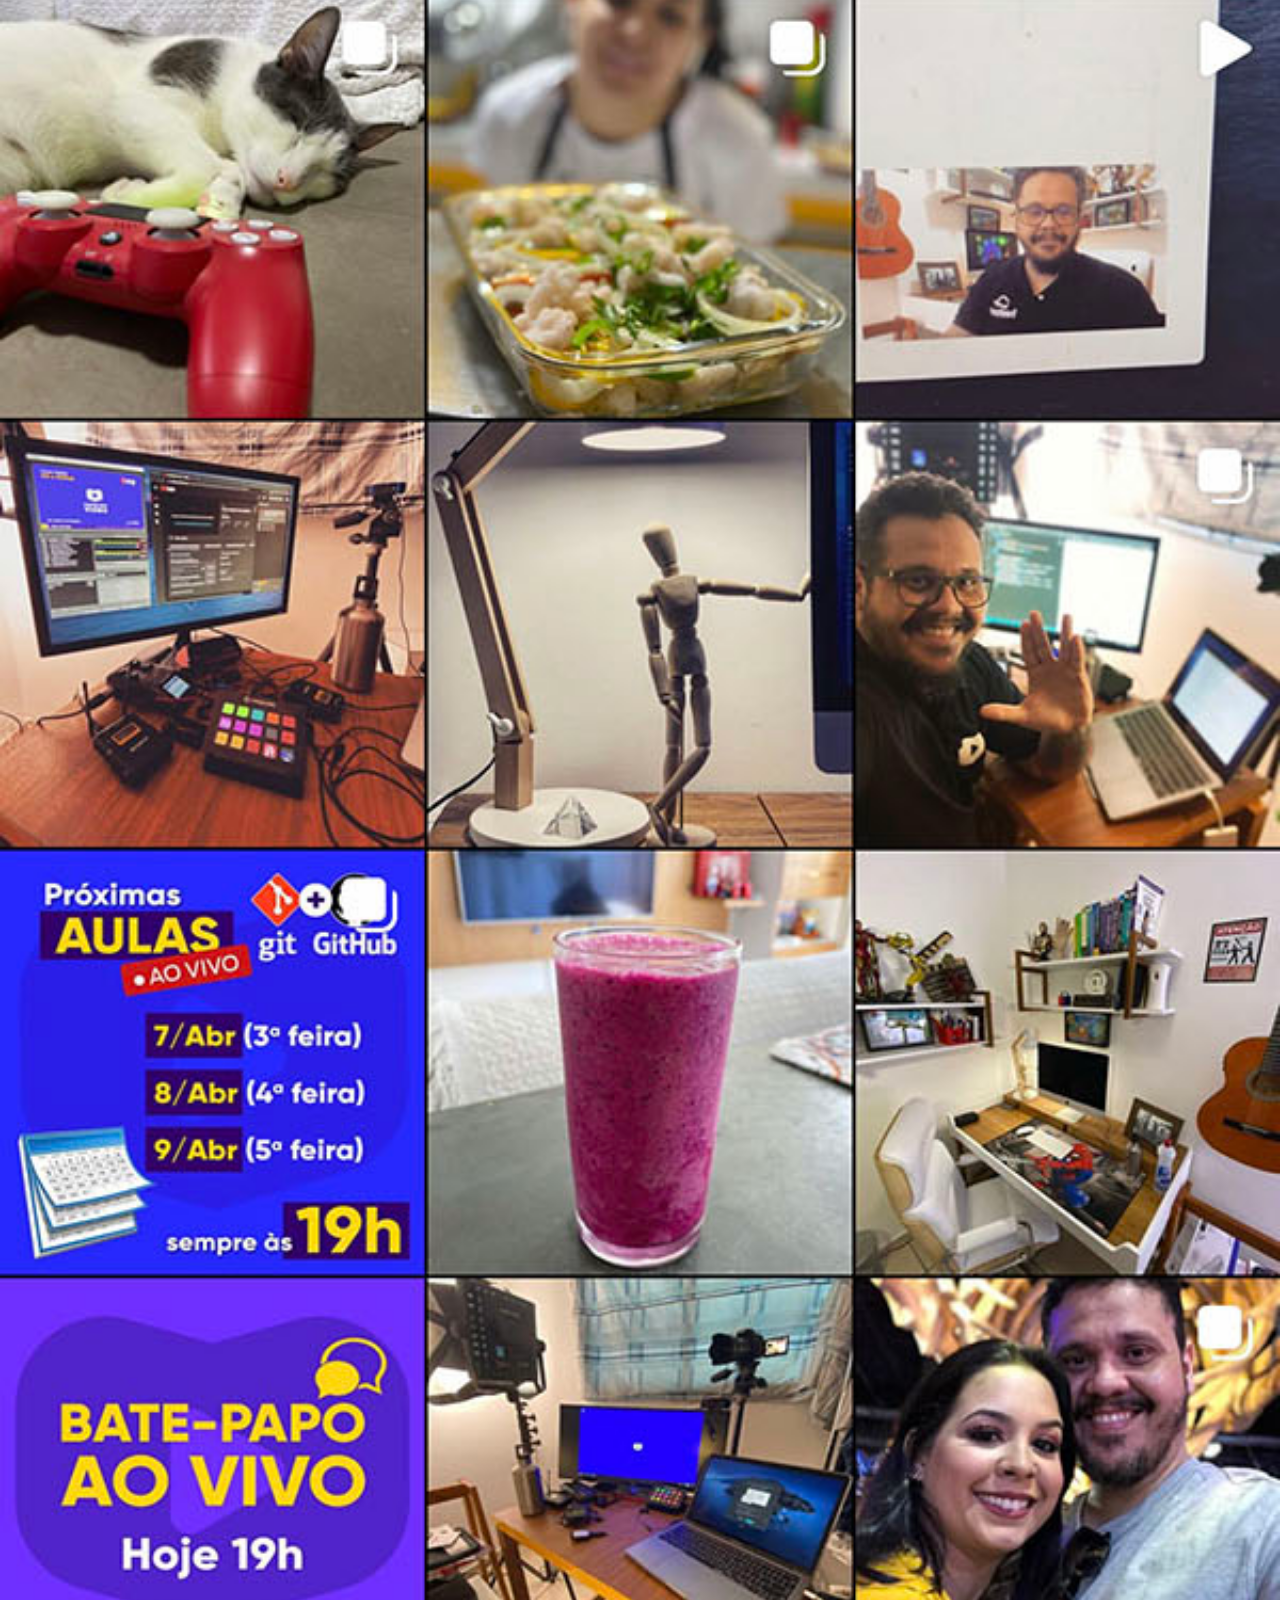
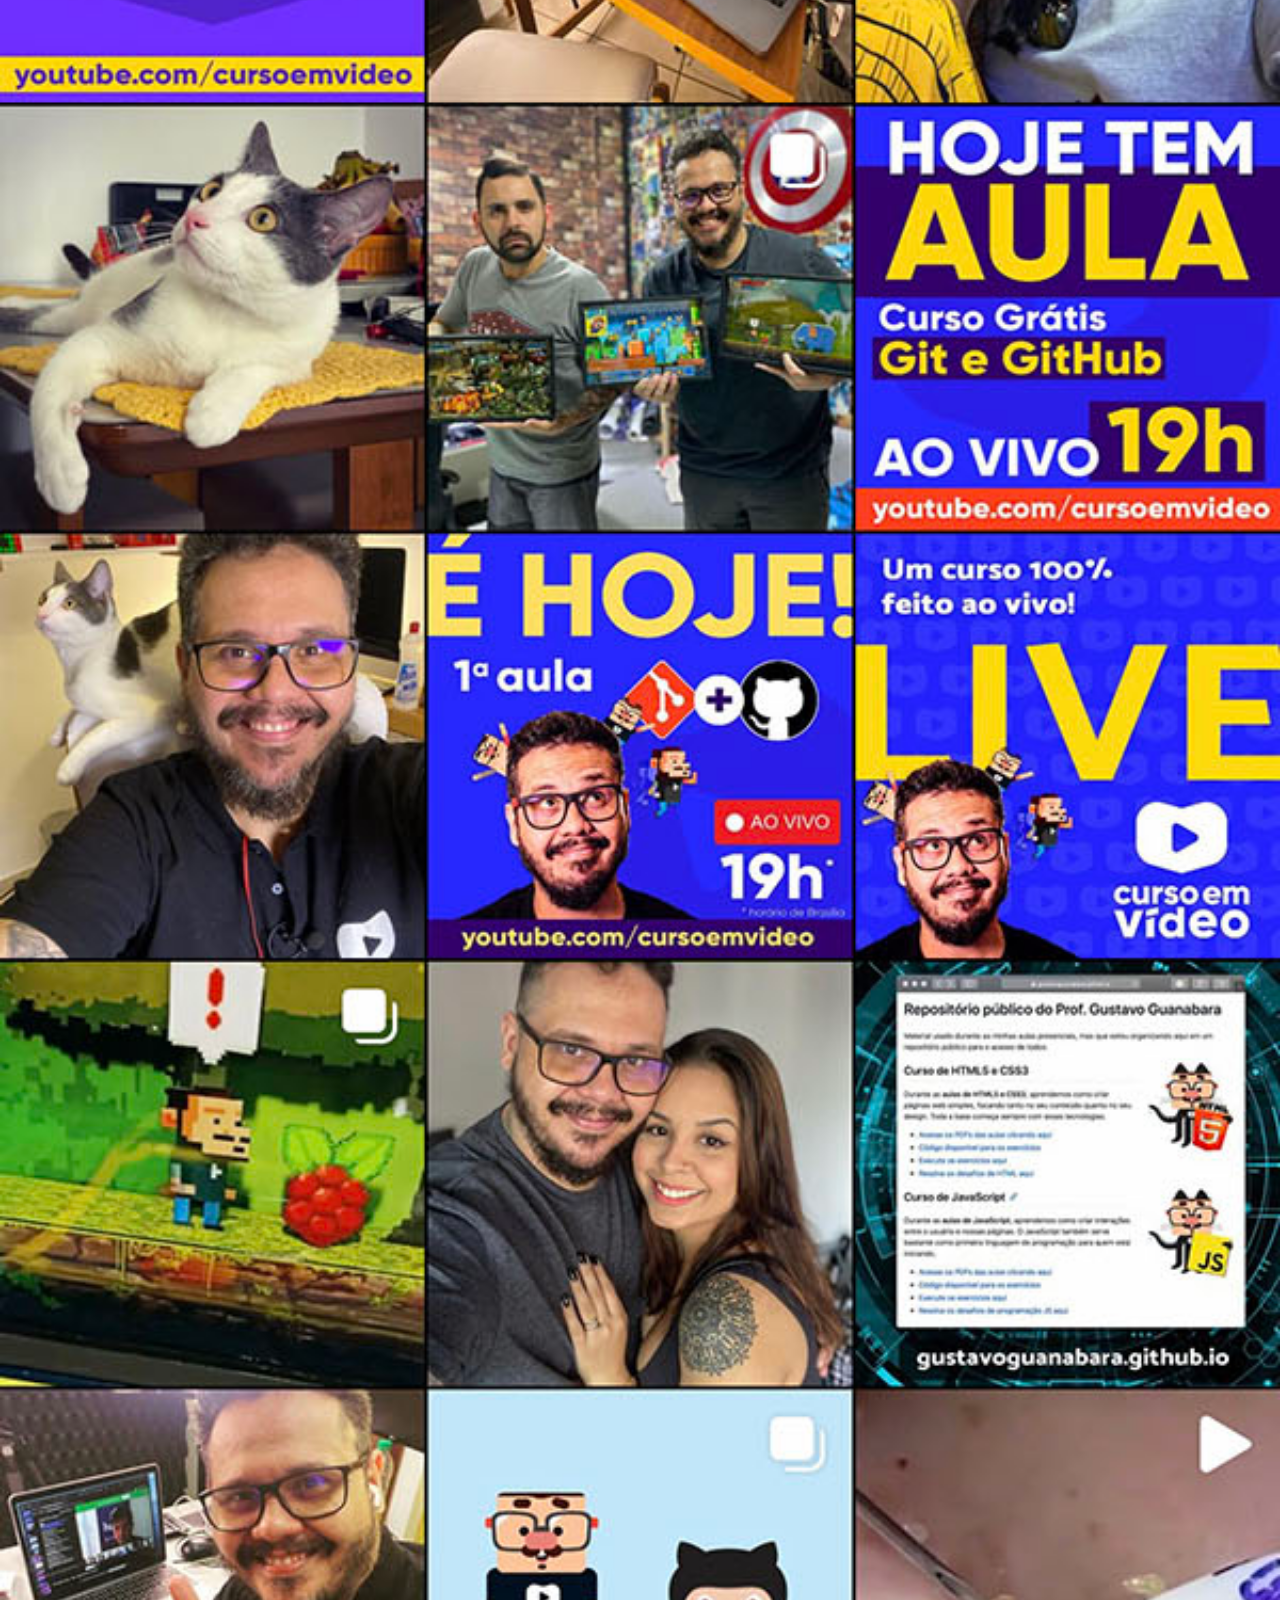
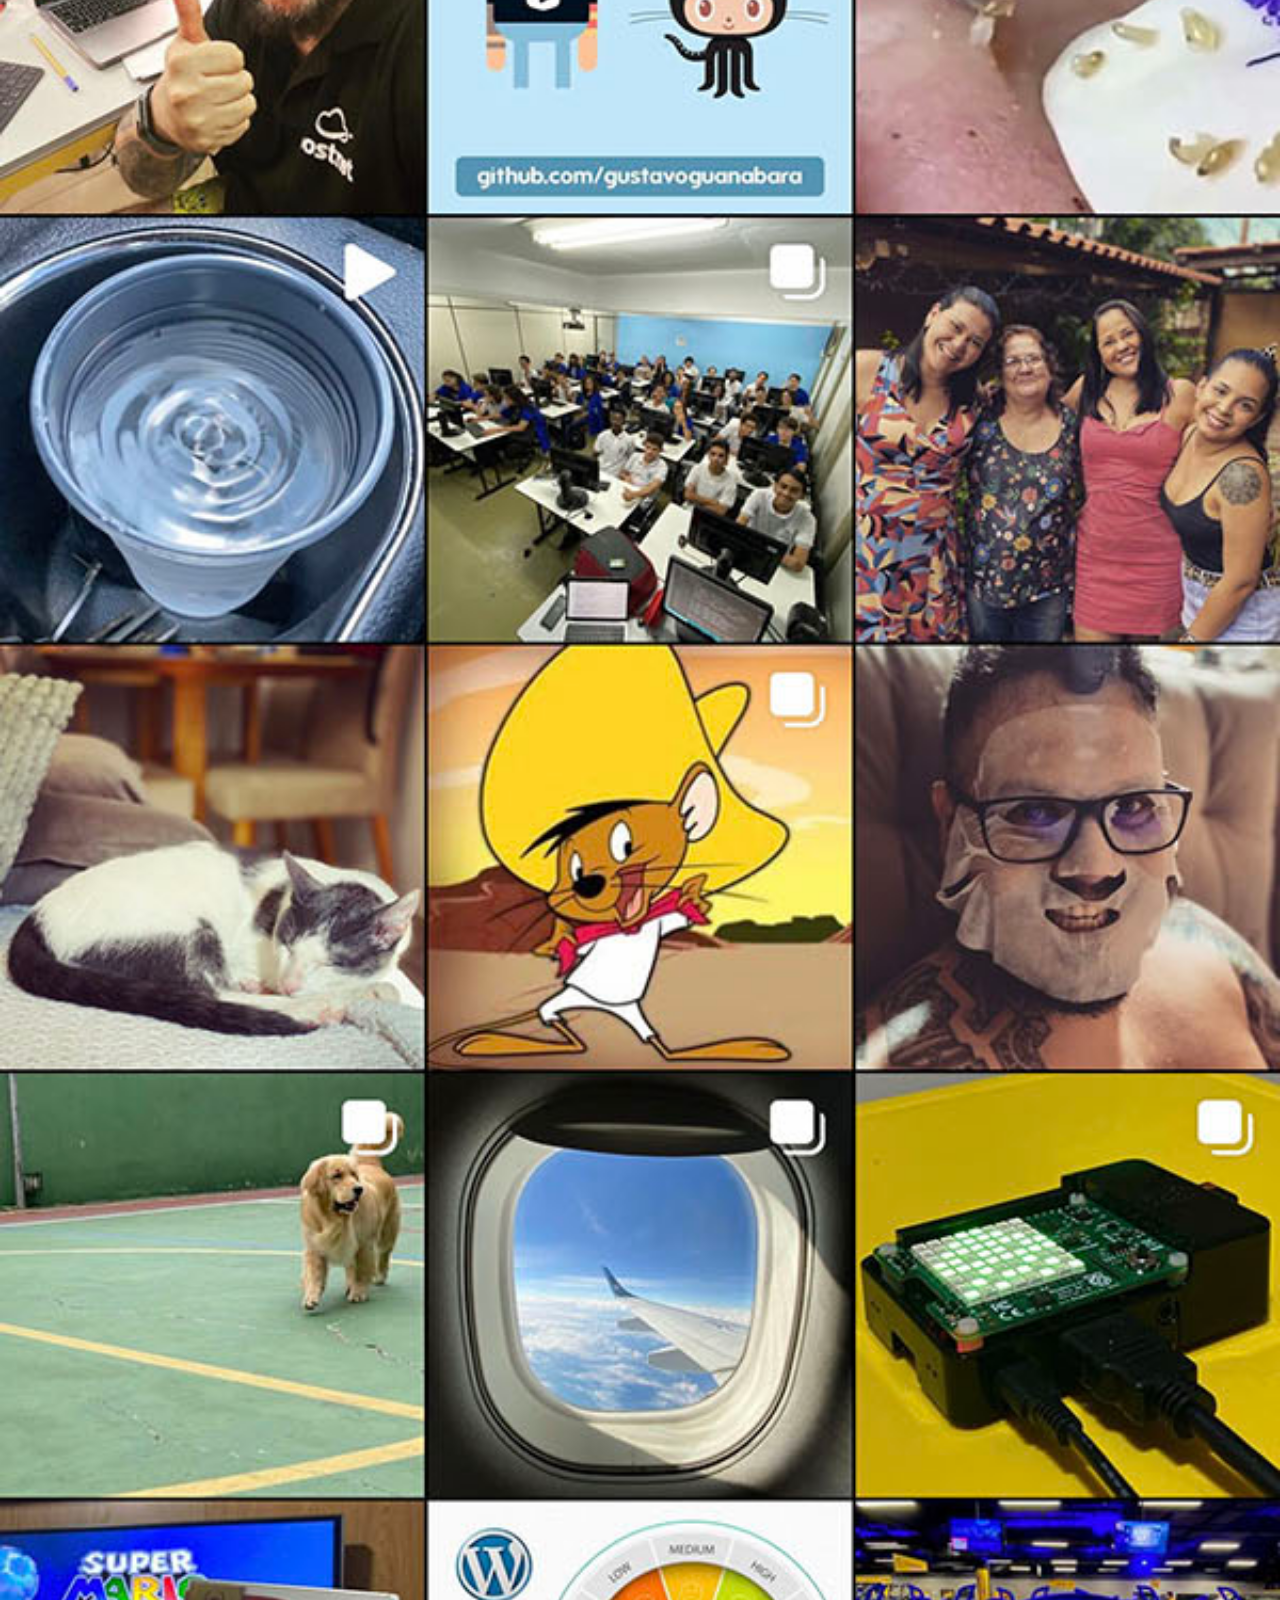
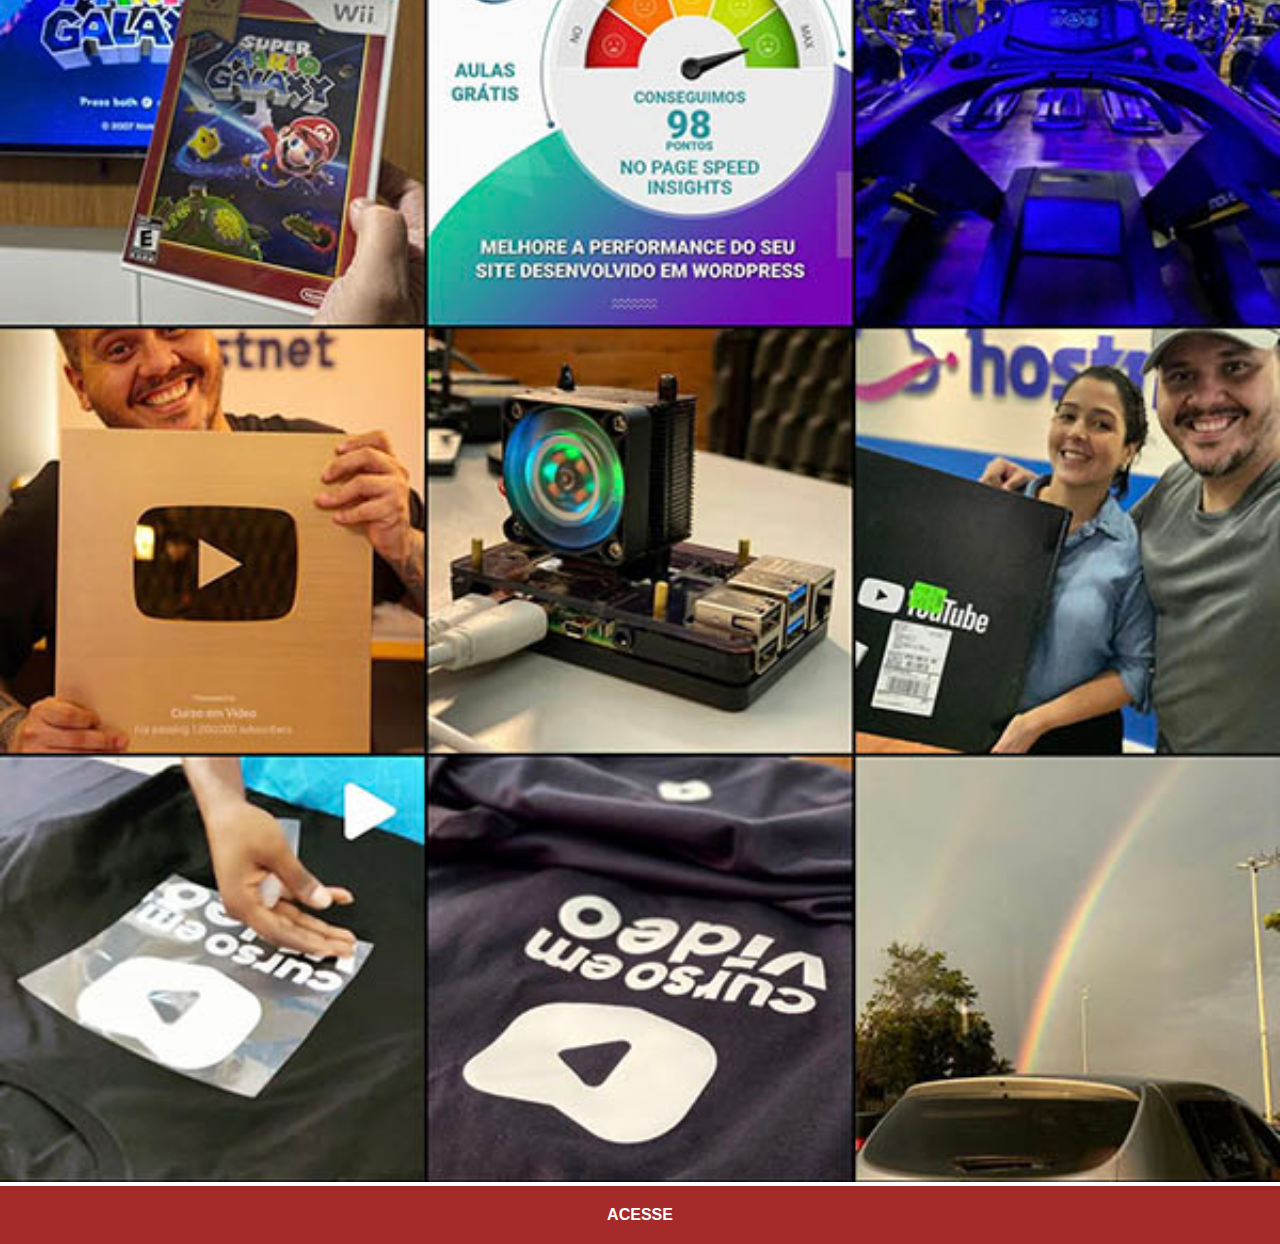
<file: instagram.html>
<!DOCTYPE html>
<html lang="en">
<head>
    <meta charset="UTF-8">
    <meta name="viewport" content="width=device-width, initial-scale=1.0">
    <link rel="stylesheet" href="Estilos/style2.css">
    <title>Instagram</title>
</head>
<body>
    <img src="imagens/tela-instagram.jpg" alt="Instagram">
    <a href="https://www.instagram.com/gustavoguanabara/" target="_blank">ACESSE</a>
</body>
</html>
</file>
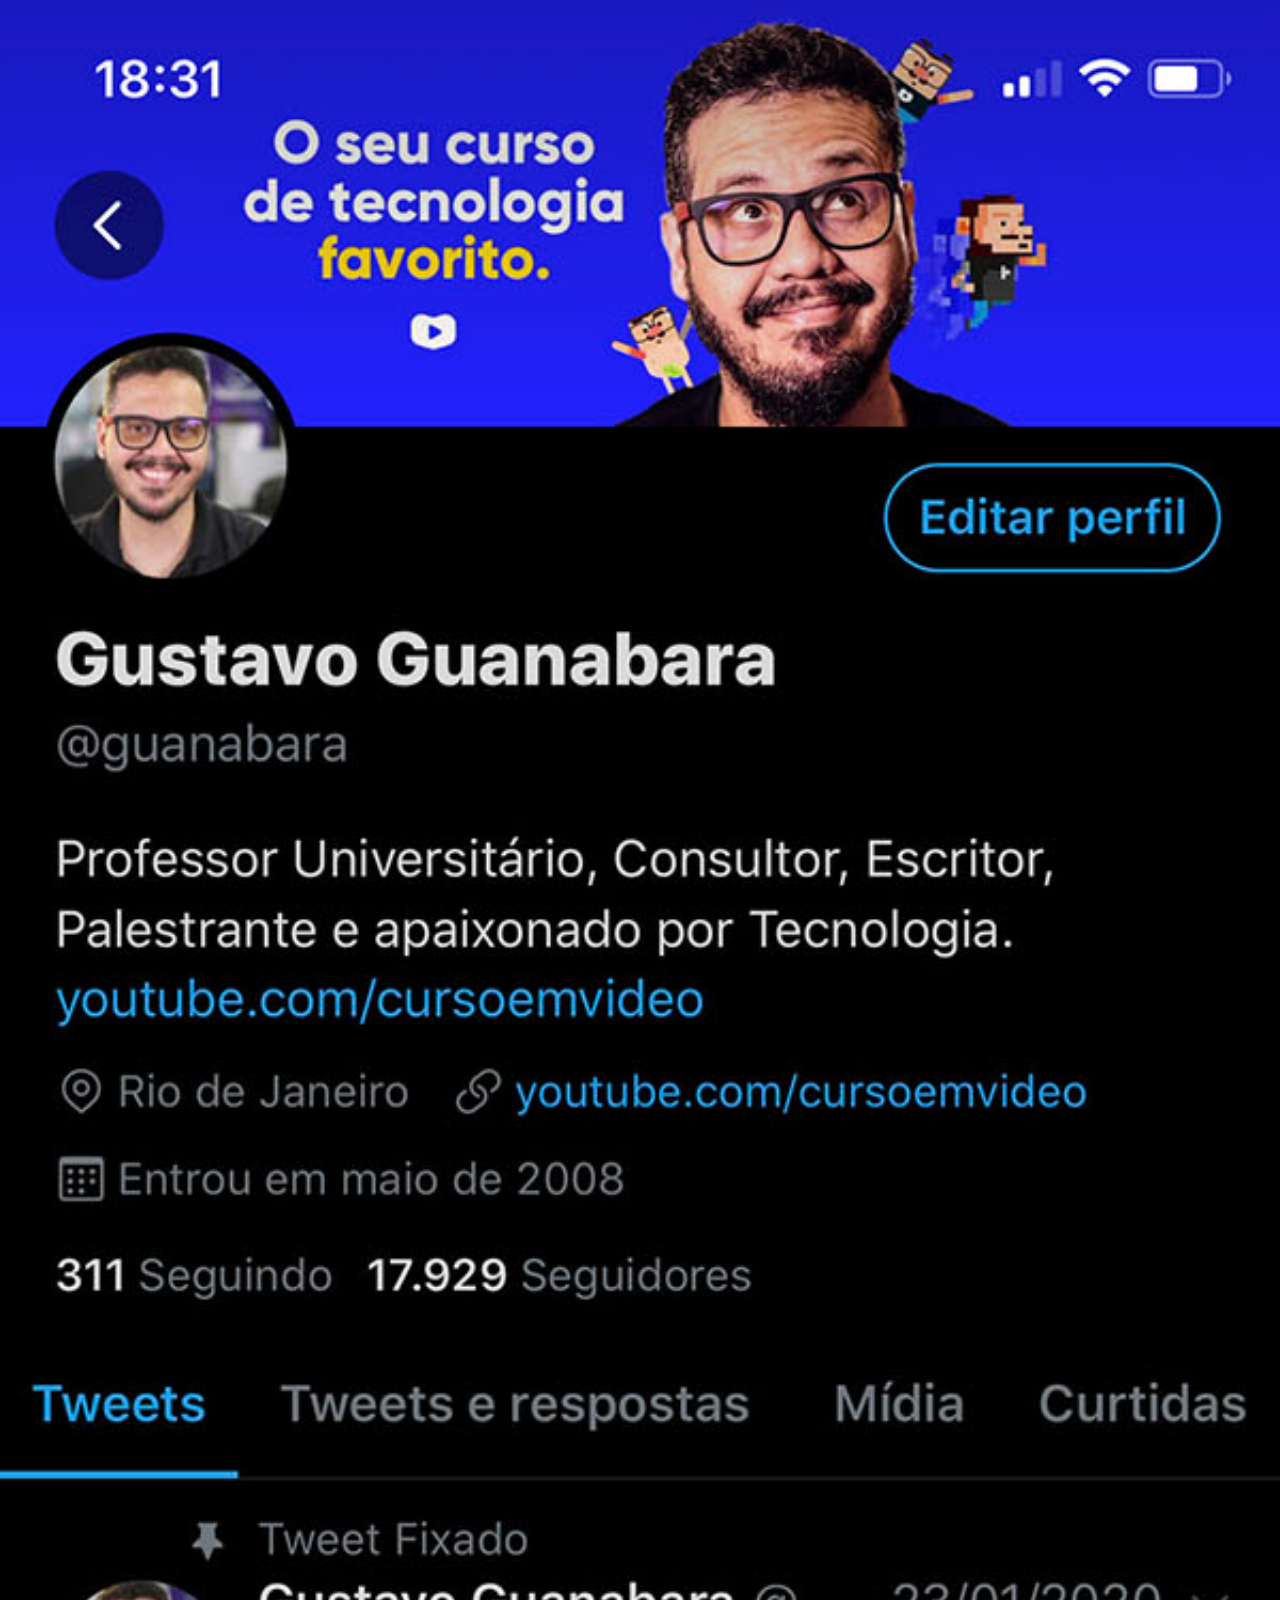
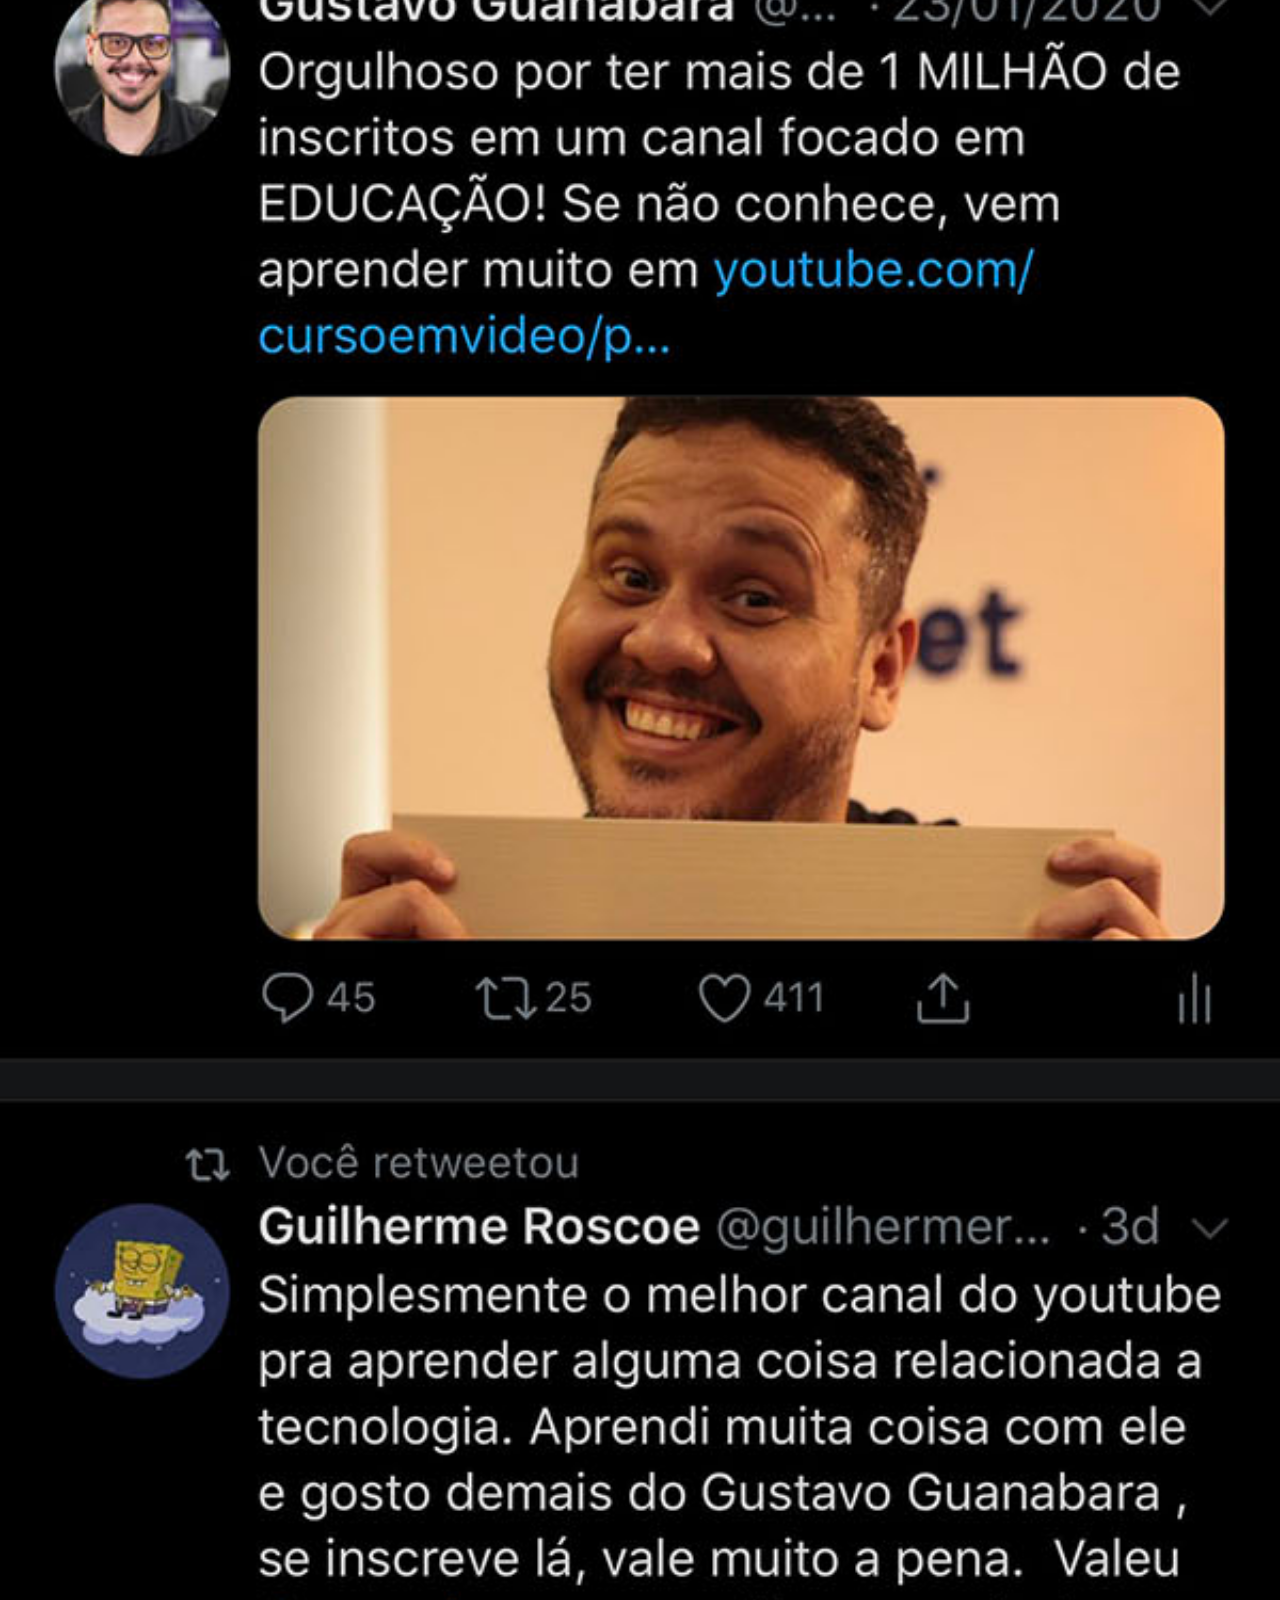
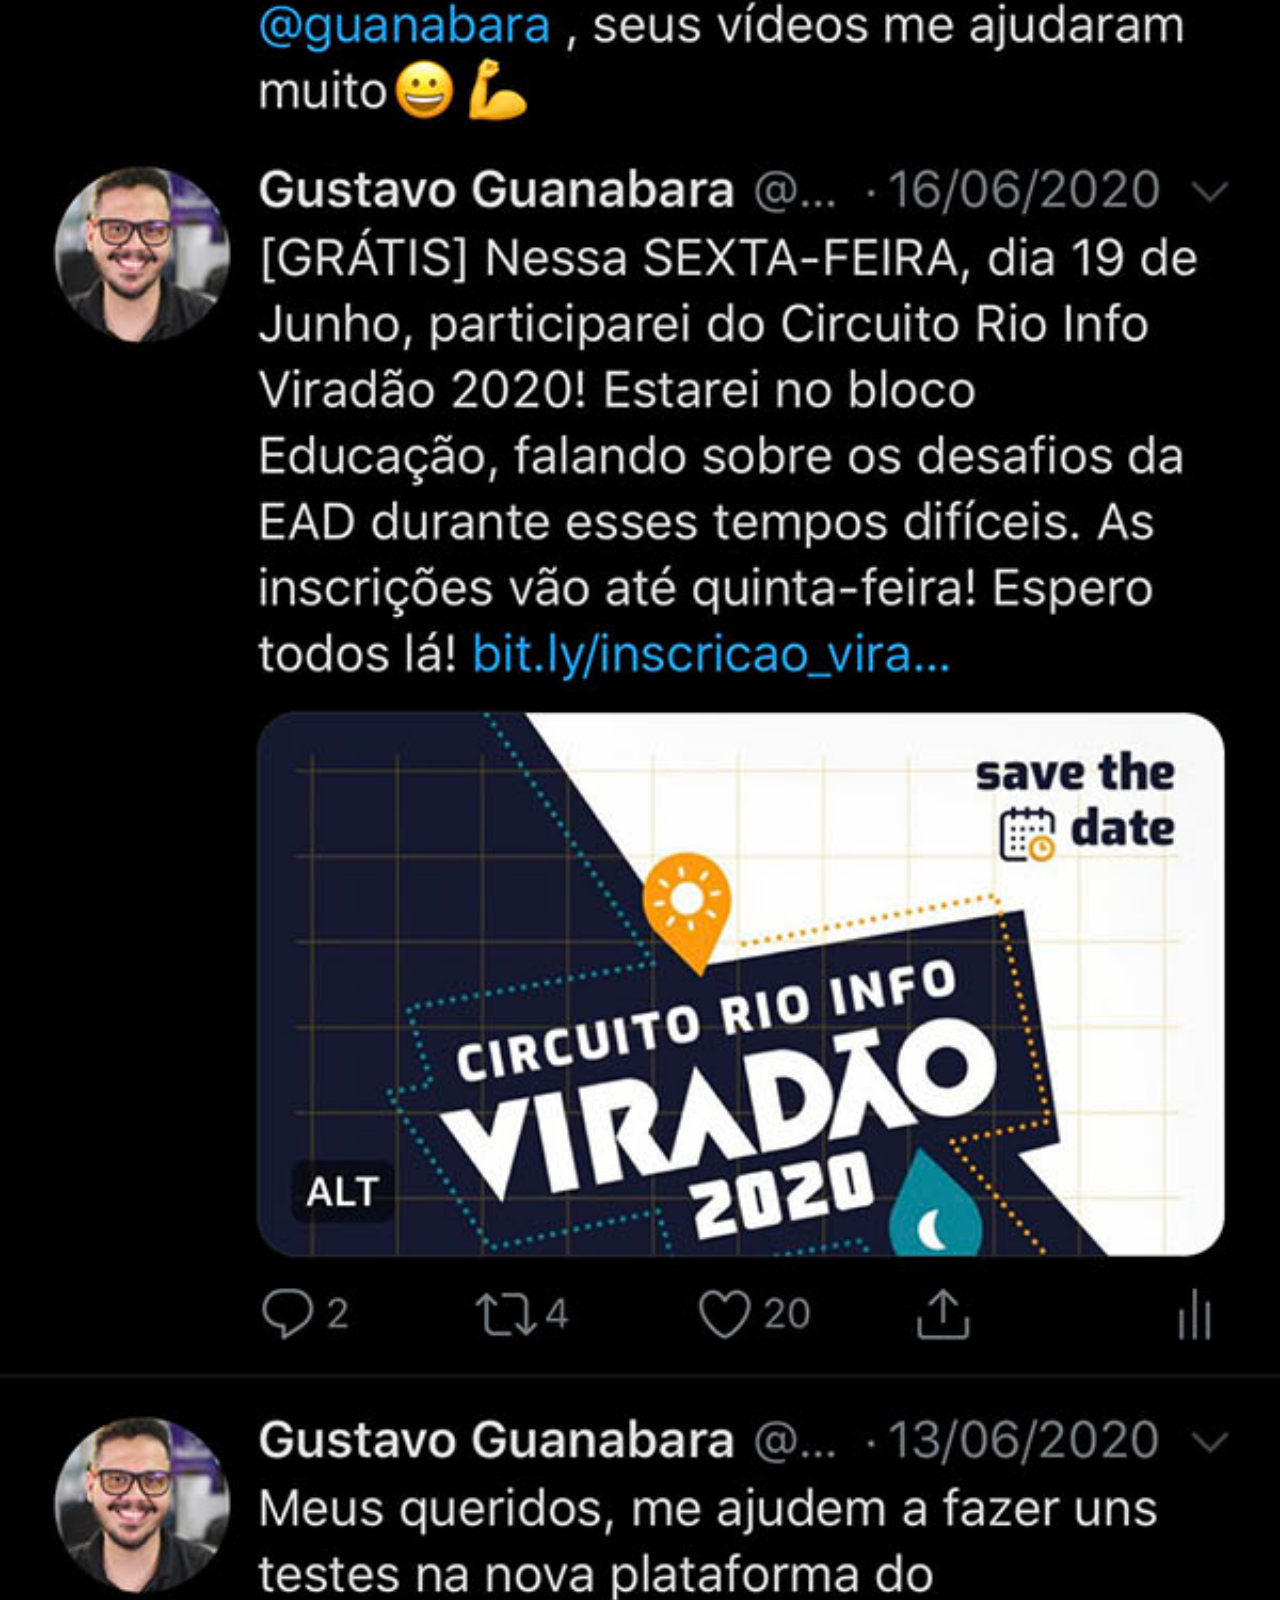
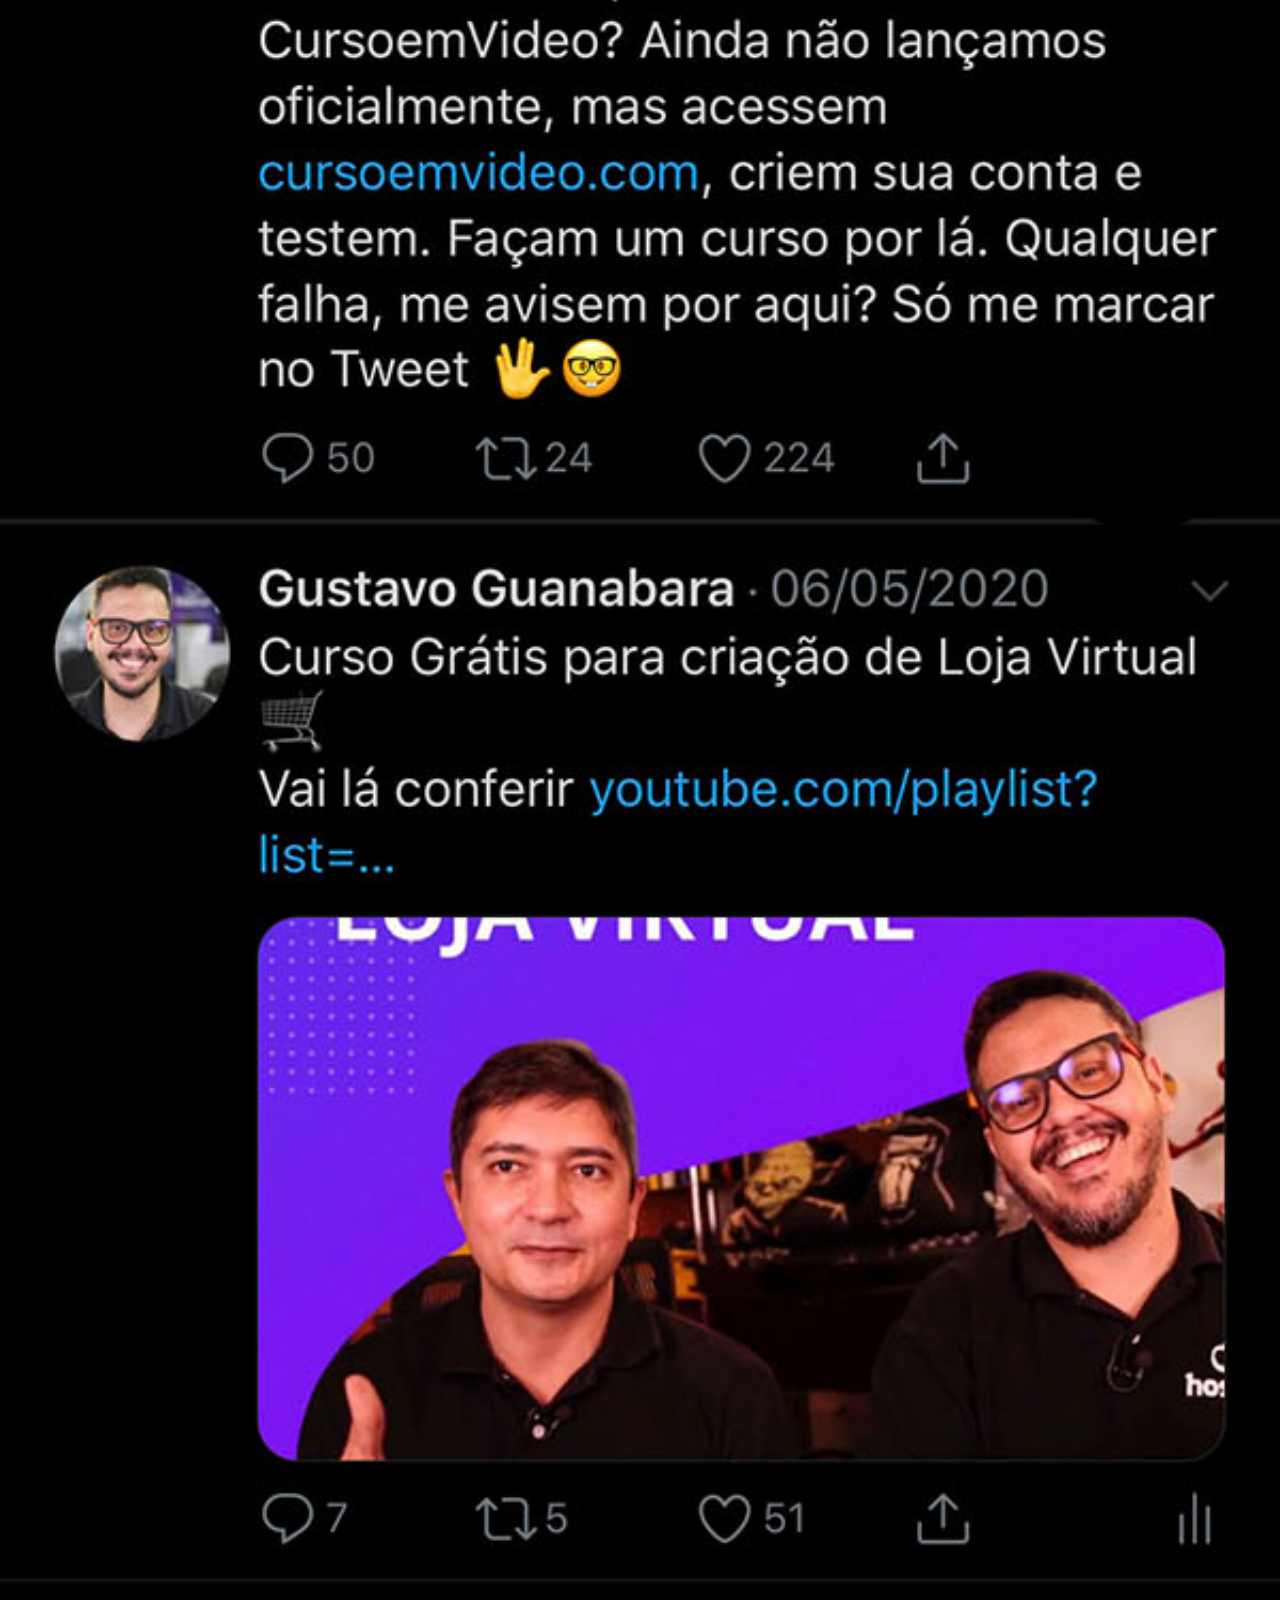
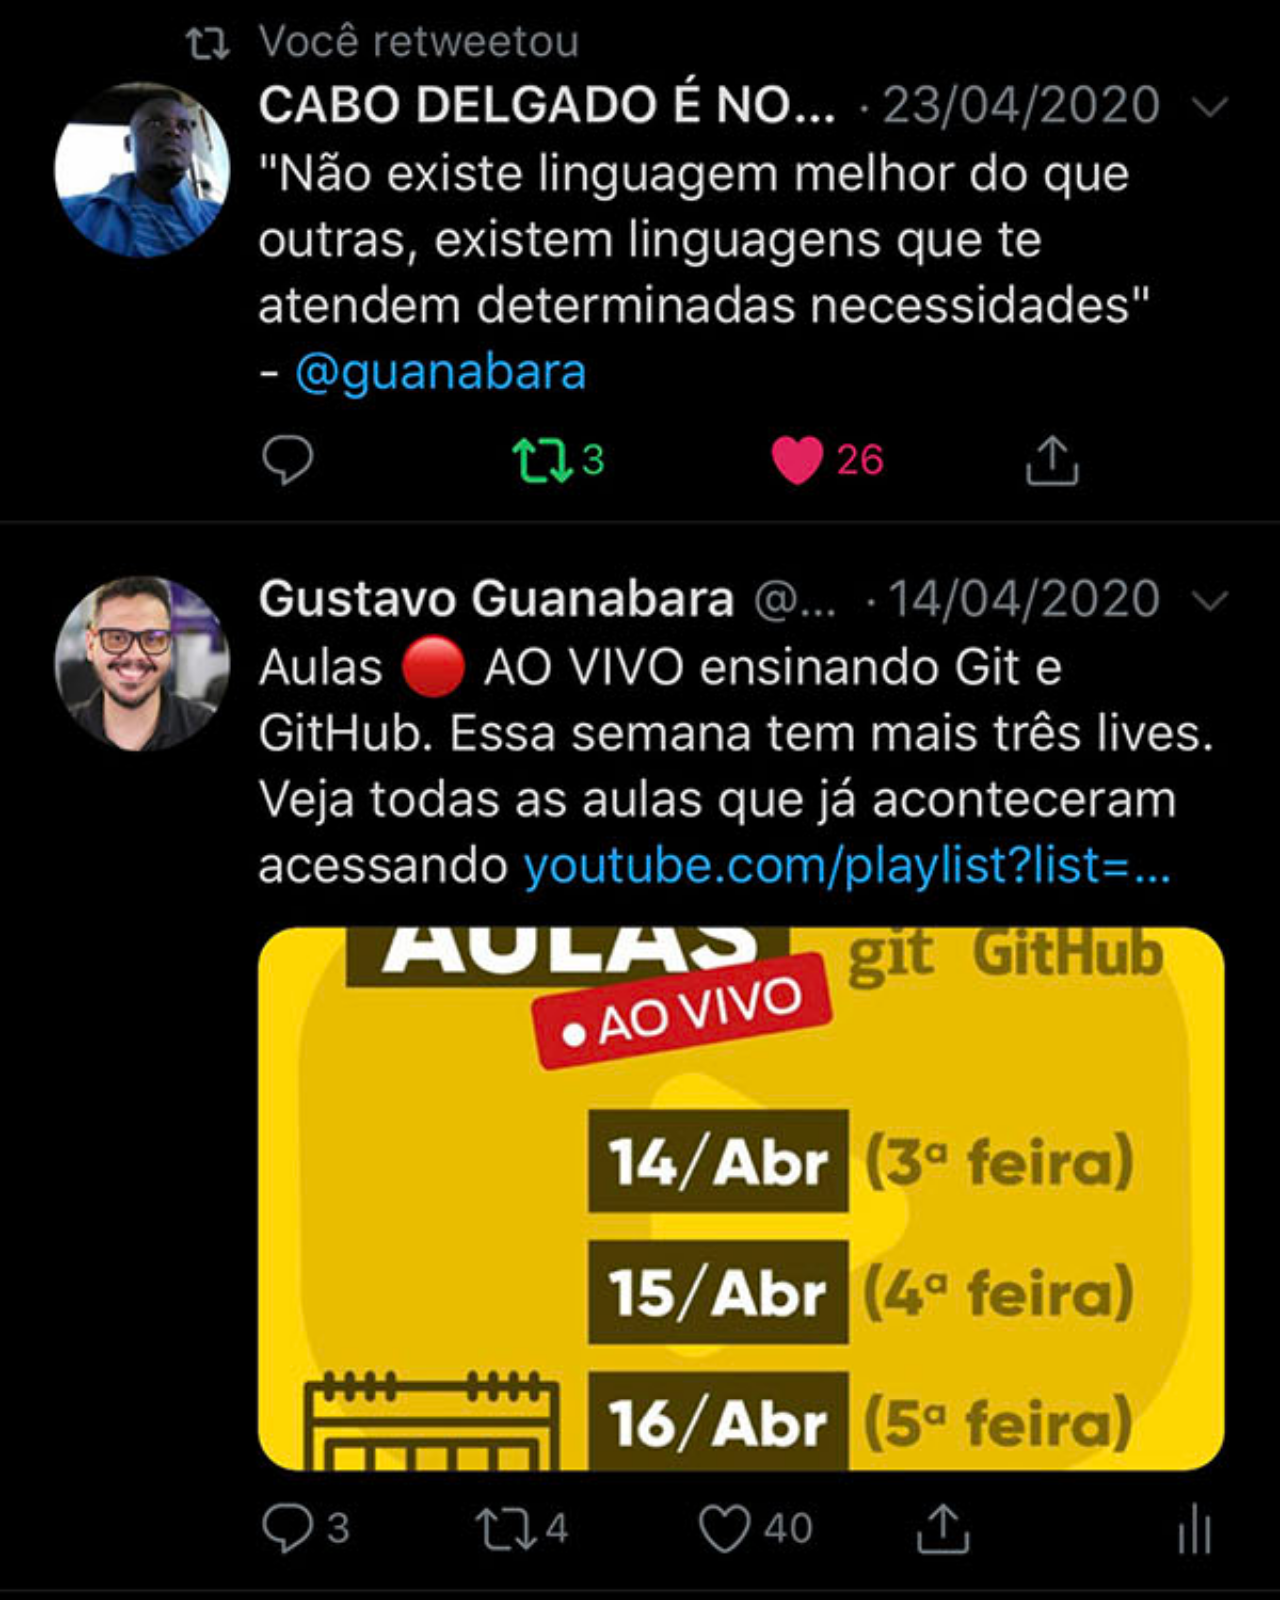
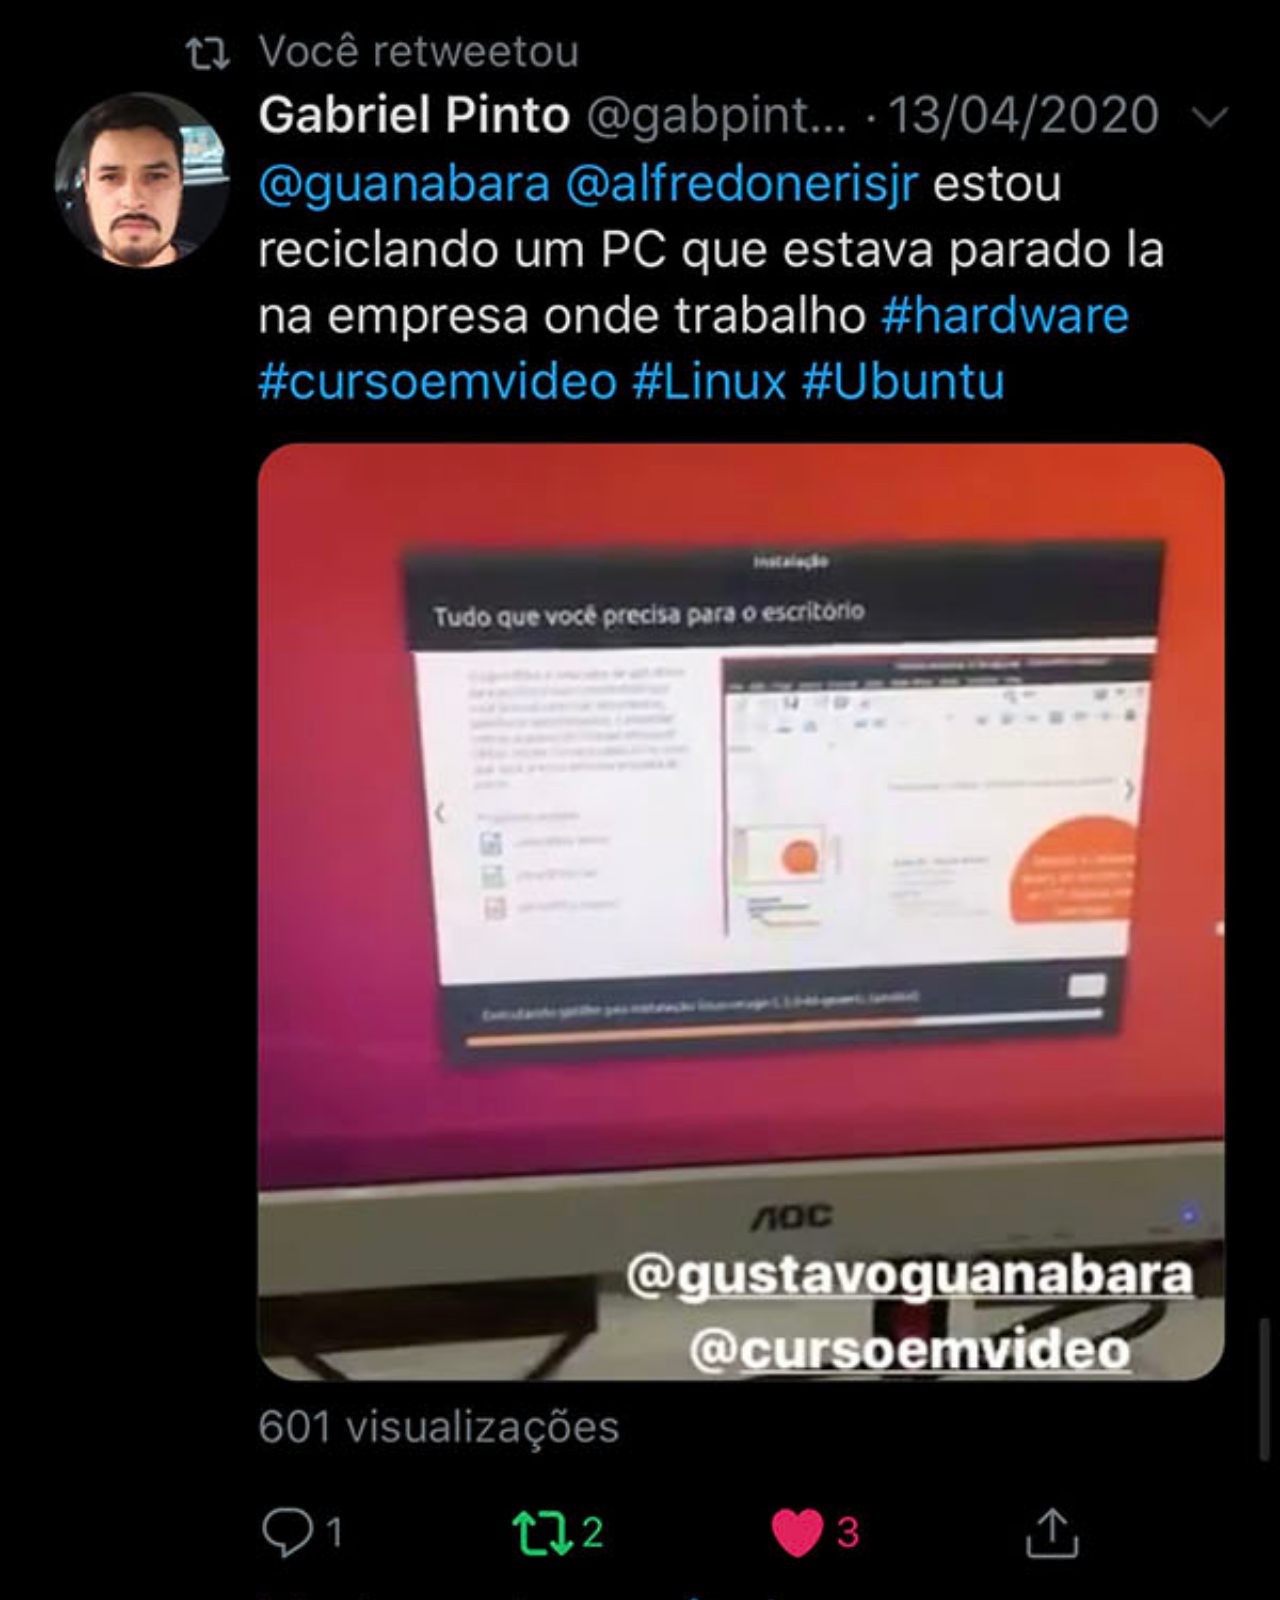
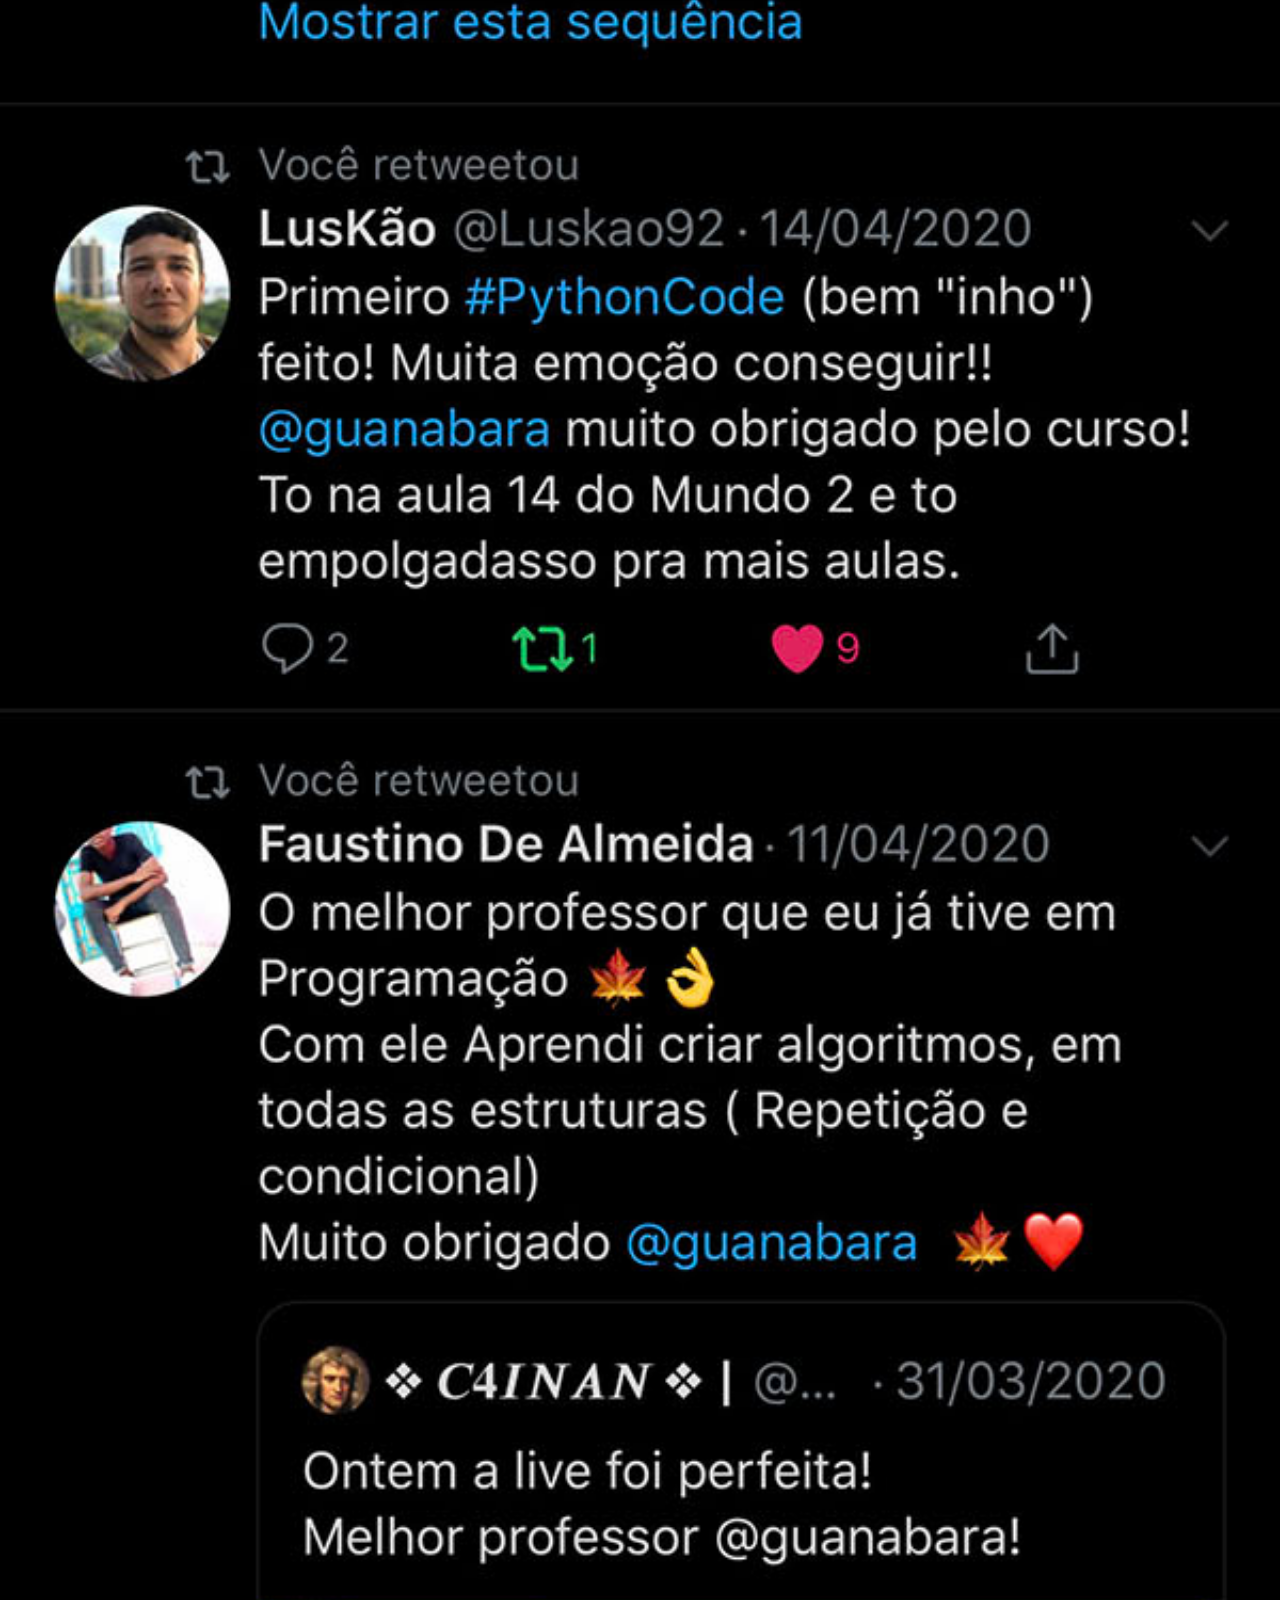
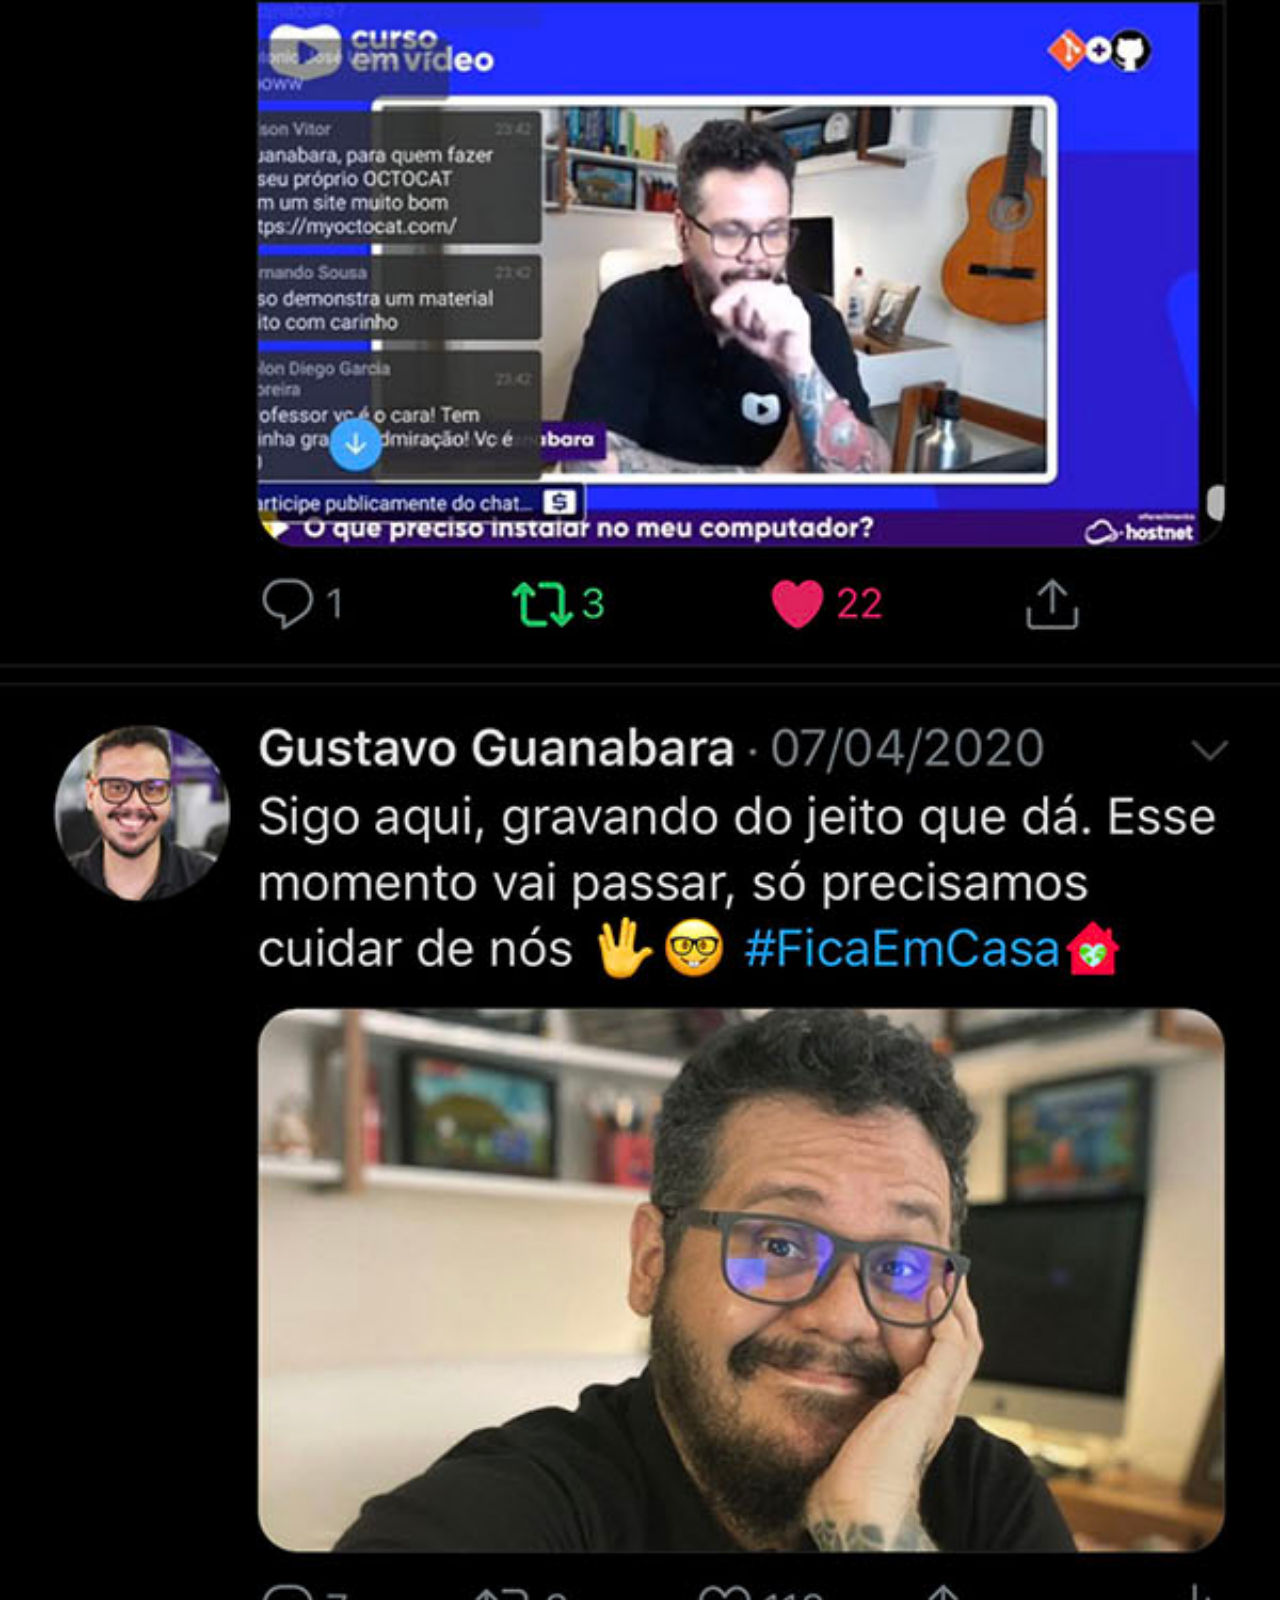
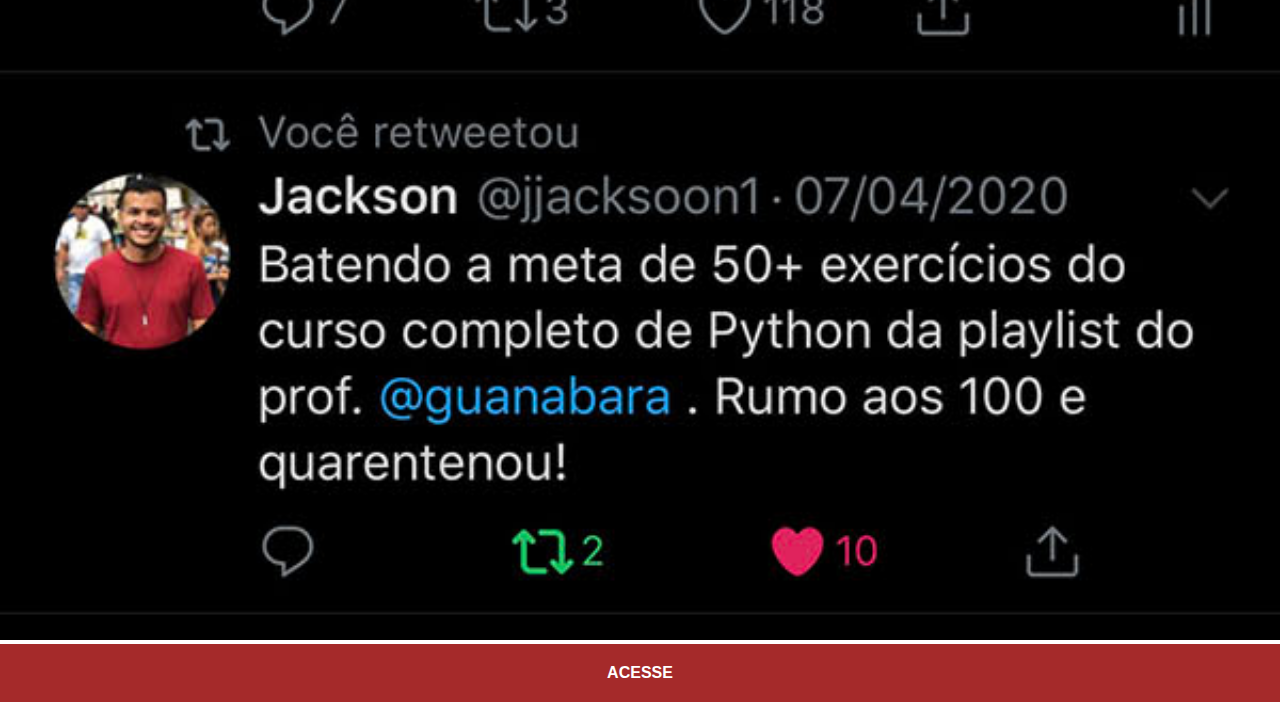
<file: Twitter.html>
<!DOCTYPE html>
<html lang="pt-br">
<head>
    <meta charset="UTF-8">
    <meta name="viewport" content="width=device-width, initial-scale=1.0">
    <link rel="stylesheet" href="Estilos/style2.css">
    <title>Twitter</title>
</head>
<body>
    <img src="imagens/tela-twitter.jpg" alt="twitter">
    <a href="https://x.com/guanabara" target="_blank">ACESSE</a>
</body>
</html>
</file>
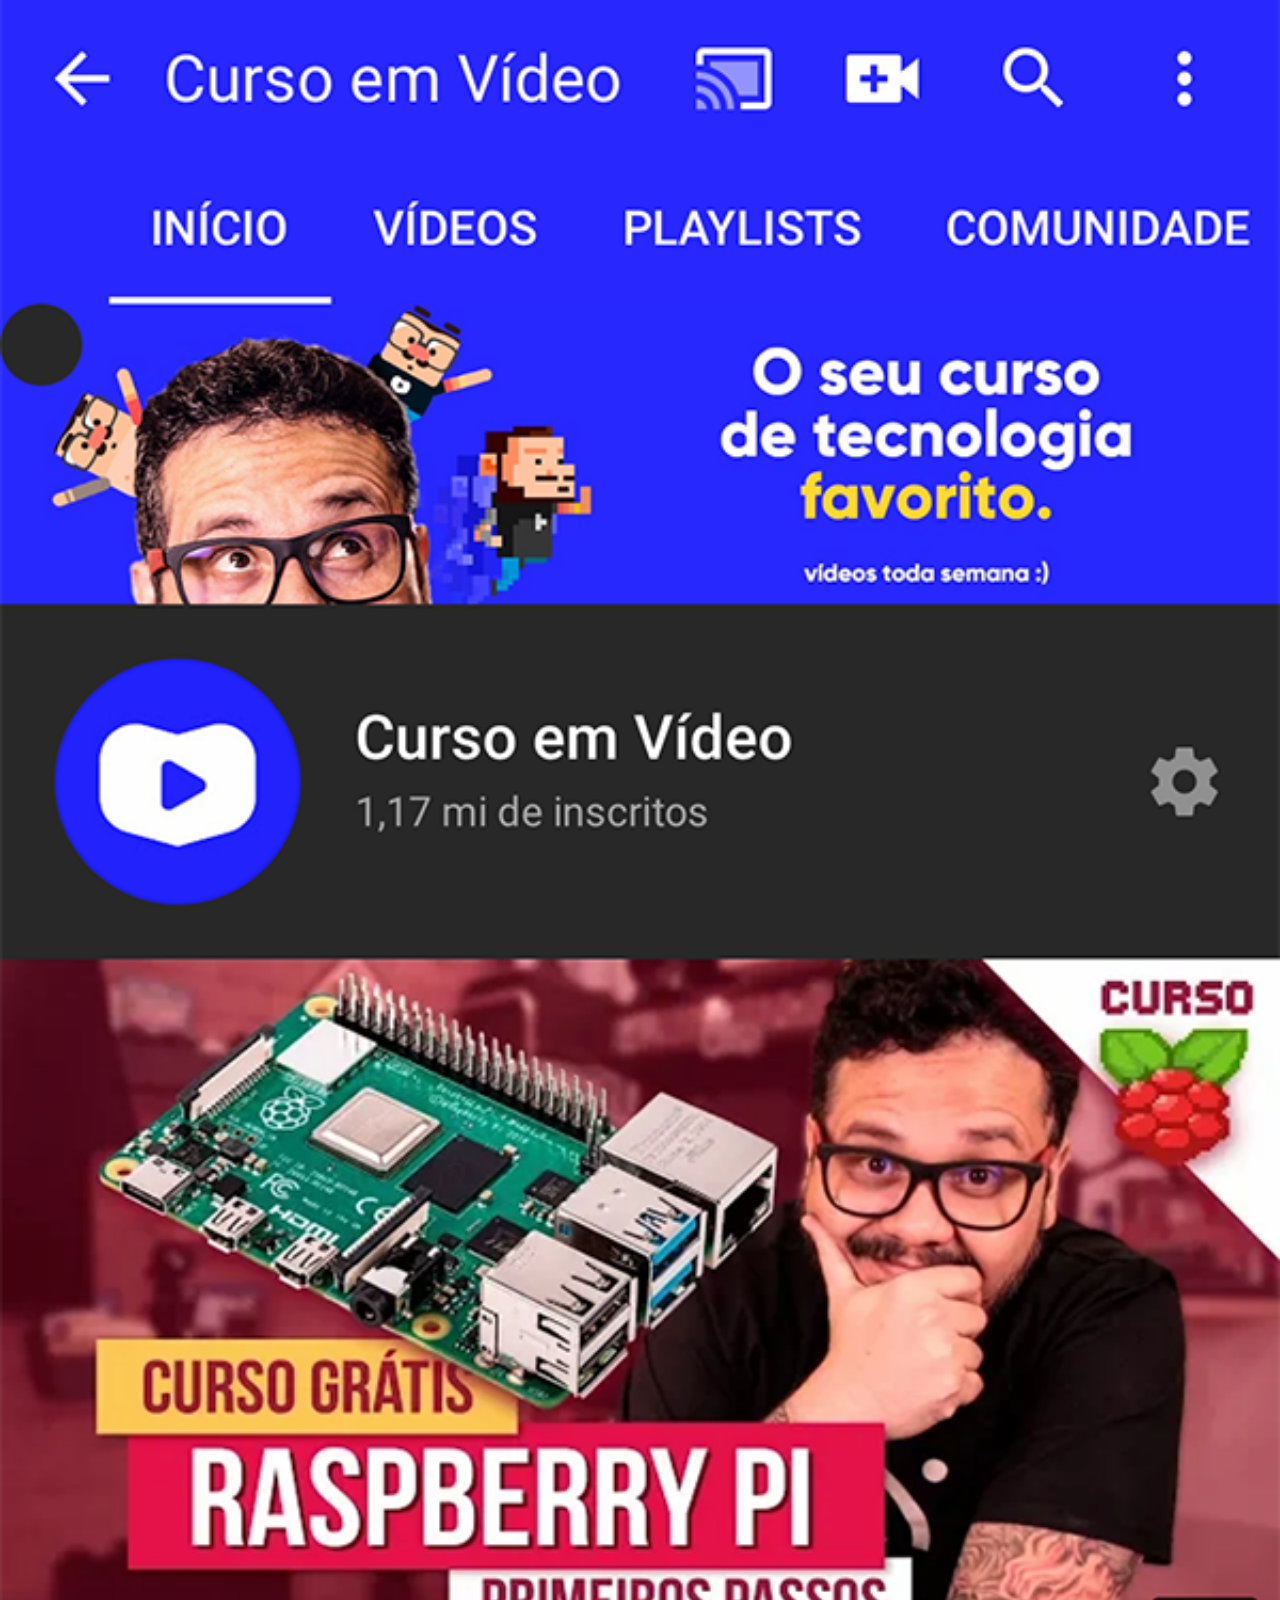
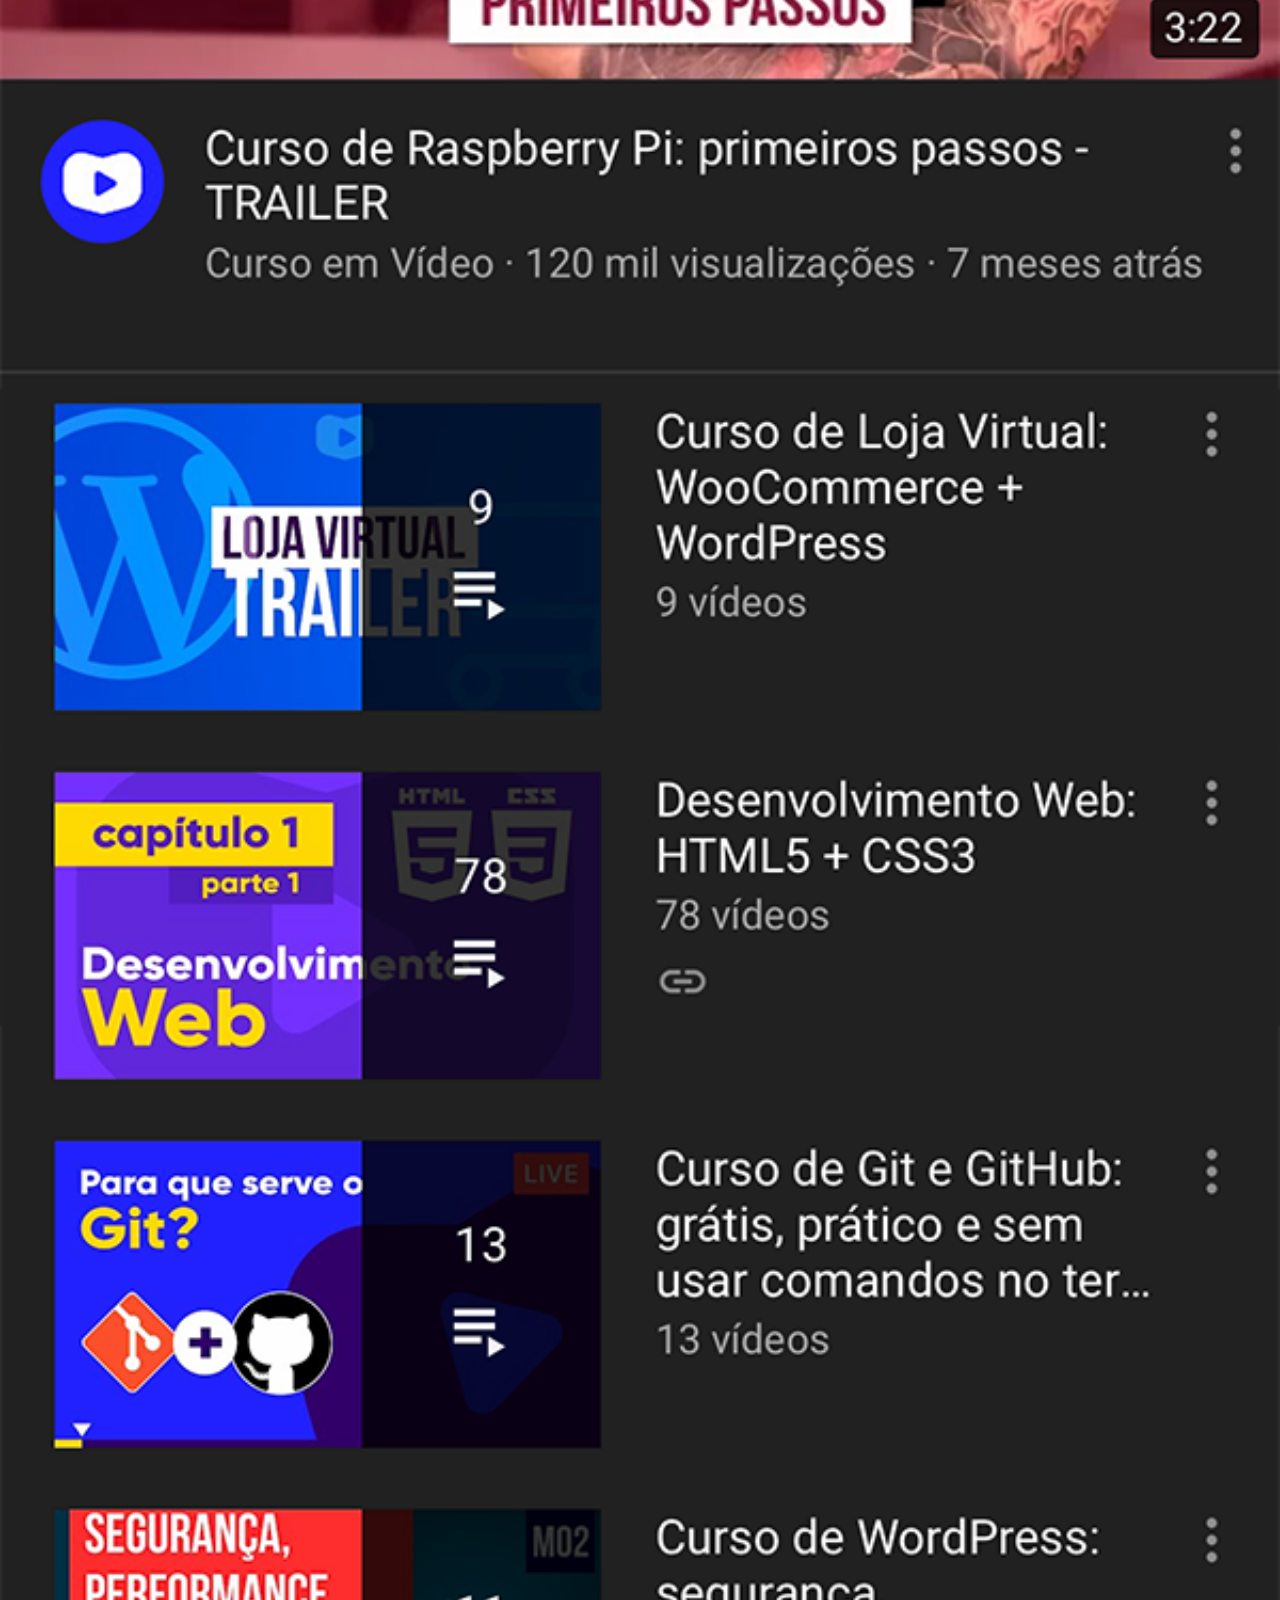
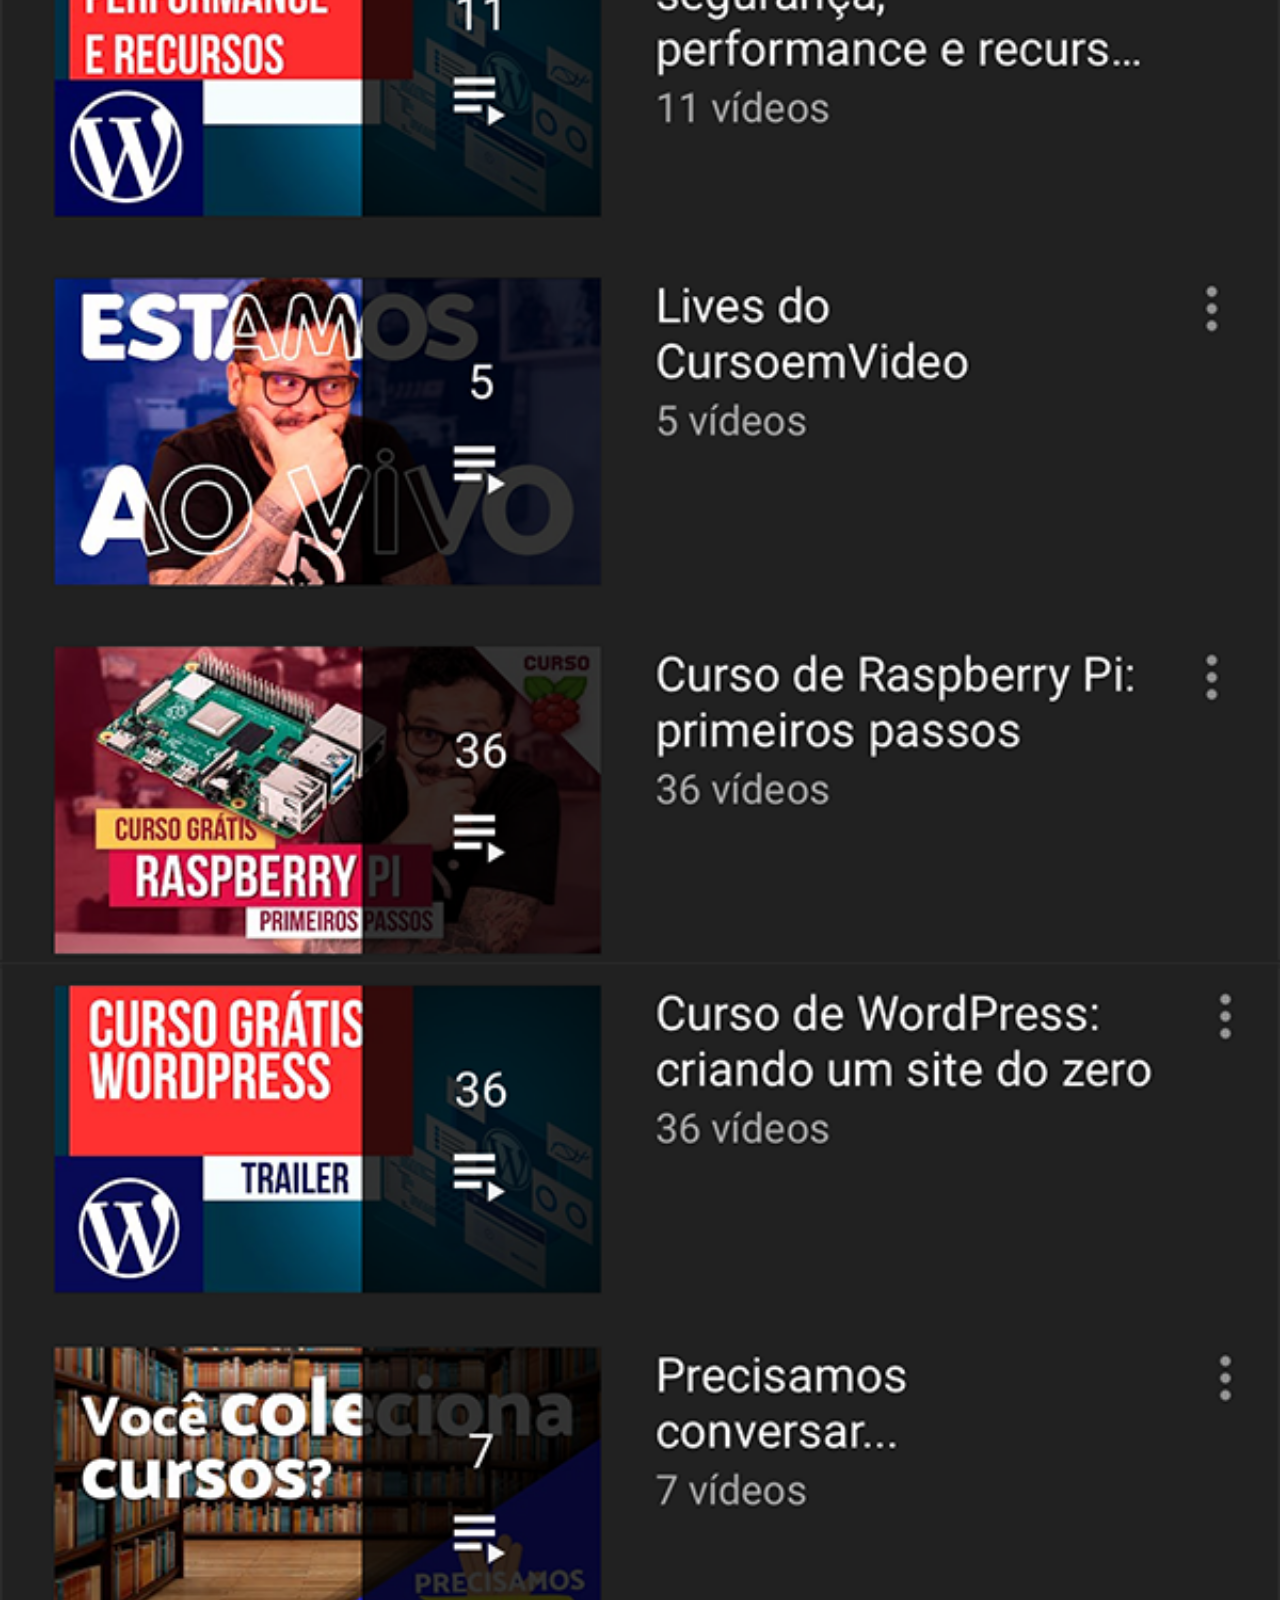
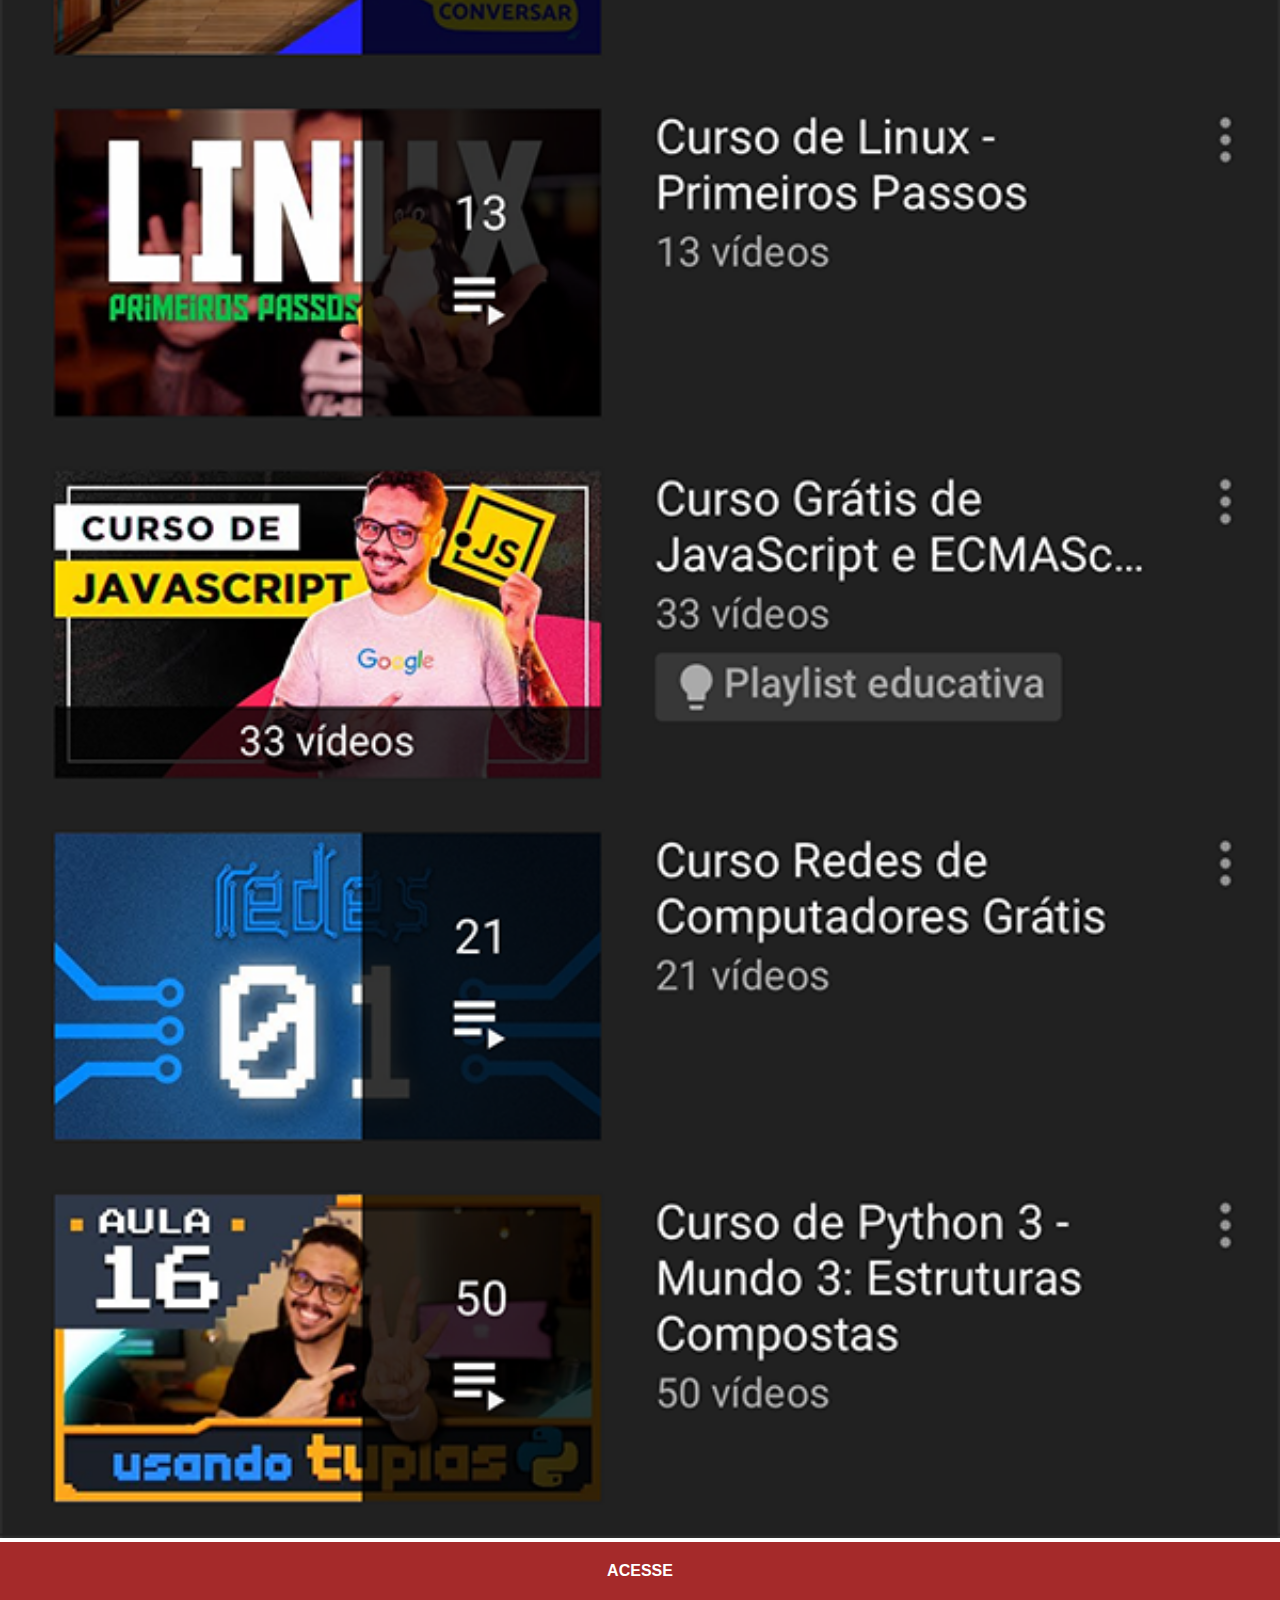
<file: youtube.html>
<!DOCTYPE html>
<html lang="pt-br">
<head>
    <meta charset="UTF-8">
    <meta name="viewport" content="width=device-width, initial-scale=1.0">
    <link rel="stylesheet" href="Estilos/style2.css">
    <title>youtobe</title>
</head>
<body>
    <img src="imagens/tela-youtube.png" alt="youtube">
    <a href="https://www.youtube.com/c/CursoemV%C3%ADdeo/playlists" target="_blank">ACESSE</a>
</body>
</html>
</file>
<file: Estilos/style.css>
@charset "UTF-8";

 body {
    background: url('../imagens/fundo-madeira.jpg') no-repeat top center;
    background-size: cover;
    background-attachment: fixed;
 }

* {
    margin: 0px;
    padding: 0px;
    font-family: Arial, Helvetica, sans-serif;
}

html,body {
    height: 100vh;
    width: 100vw;
    background-color: black;
}

main {
    height: 100vh;
    position: relative;
}

section#telefone {
    position: absolute;
    top: 50%;
    left: 50%;
    transform: translate(-50%, -50%);

    height: 627px;
    width: 310px;
    background: url('../imagens/frame-iphone.png') no-repeat;
}

iframe#tela {
    position: relative;
    top: 80px;
    left: 22px;
    width: 267px;
    height: 471px;
}

section#redes-sociais img {
    width: 50px;
    margin: 10px;
    border-radius: 50%;
    box-shadow: 2px 2px 5px rgb(0, 0, 0);
}

section#redes-sociais {
    text-align: right;
}

section#redes-sociais img:hover {
    border: 2px solid rgba(255, 255, 255, 0.685);
    transform: translate(-3px -3px);
    box-shadow: 5px 5px 10px black;
    transition: transform .3s
}
</file>
<file: Estilos/style2.css>
@charset "UTF-8";

* {
    margin: 0px;
    padding: 0px;
    font-family: Arial, Helvetica, sans-serif;
   } 

   ::-webkit-scrollbar {
    width: 0px;
    height: 0px;
   }

   img {
        width: 100vw;

    }

    a {
        display: block;
        background-color: brown;
        color: white;
        padding: 20px;
        text-align: center;
        font-weight: bolder;
        text-decoration: none;
    }

    a:hover {
    background-color: rgb(255, 0, 0);
    }
</file>
